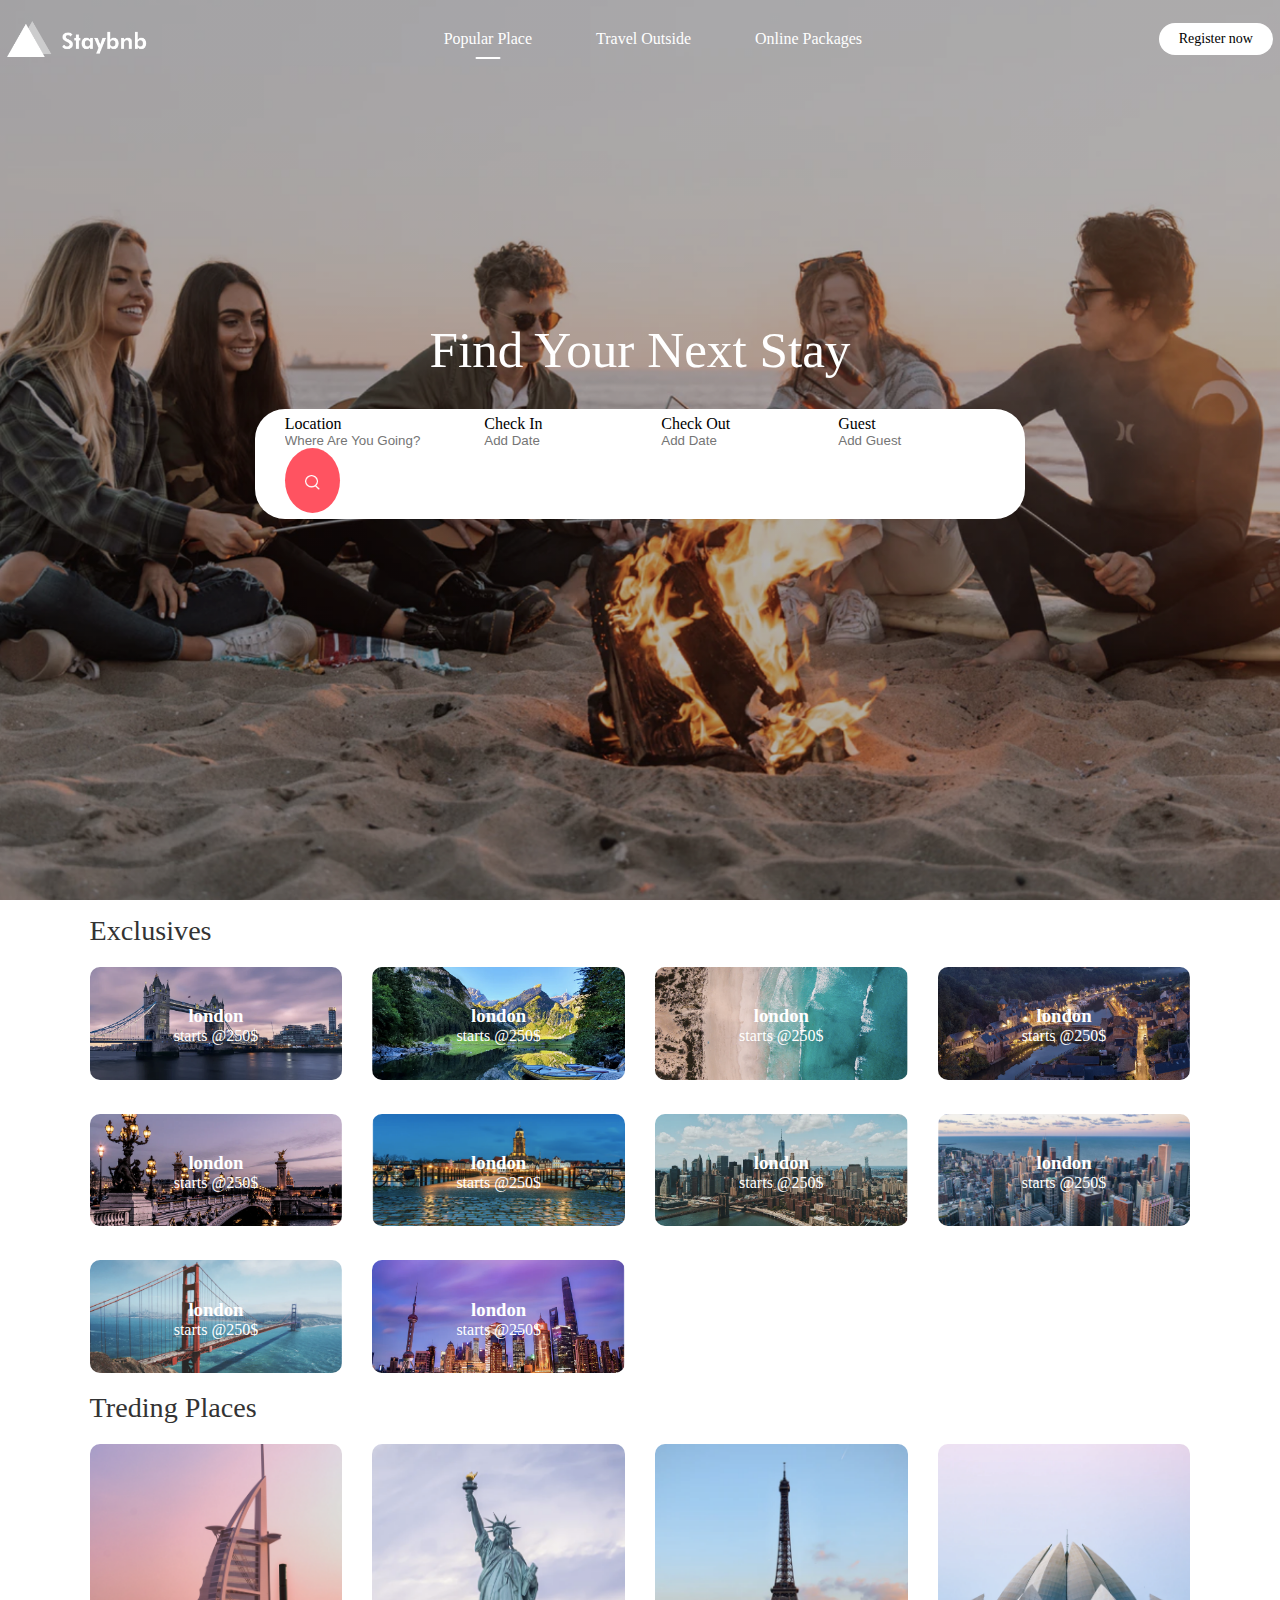
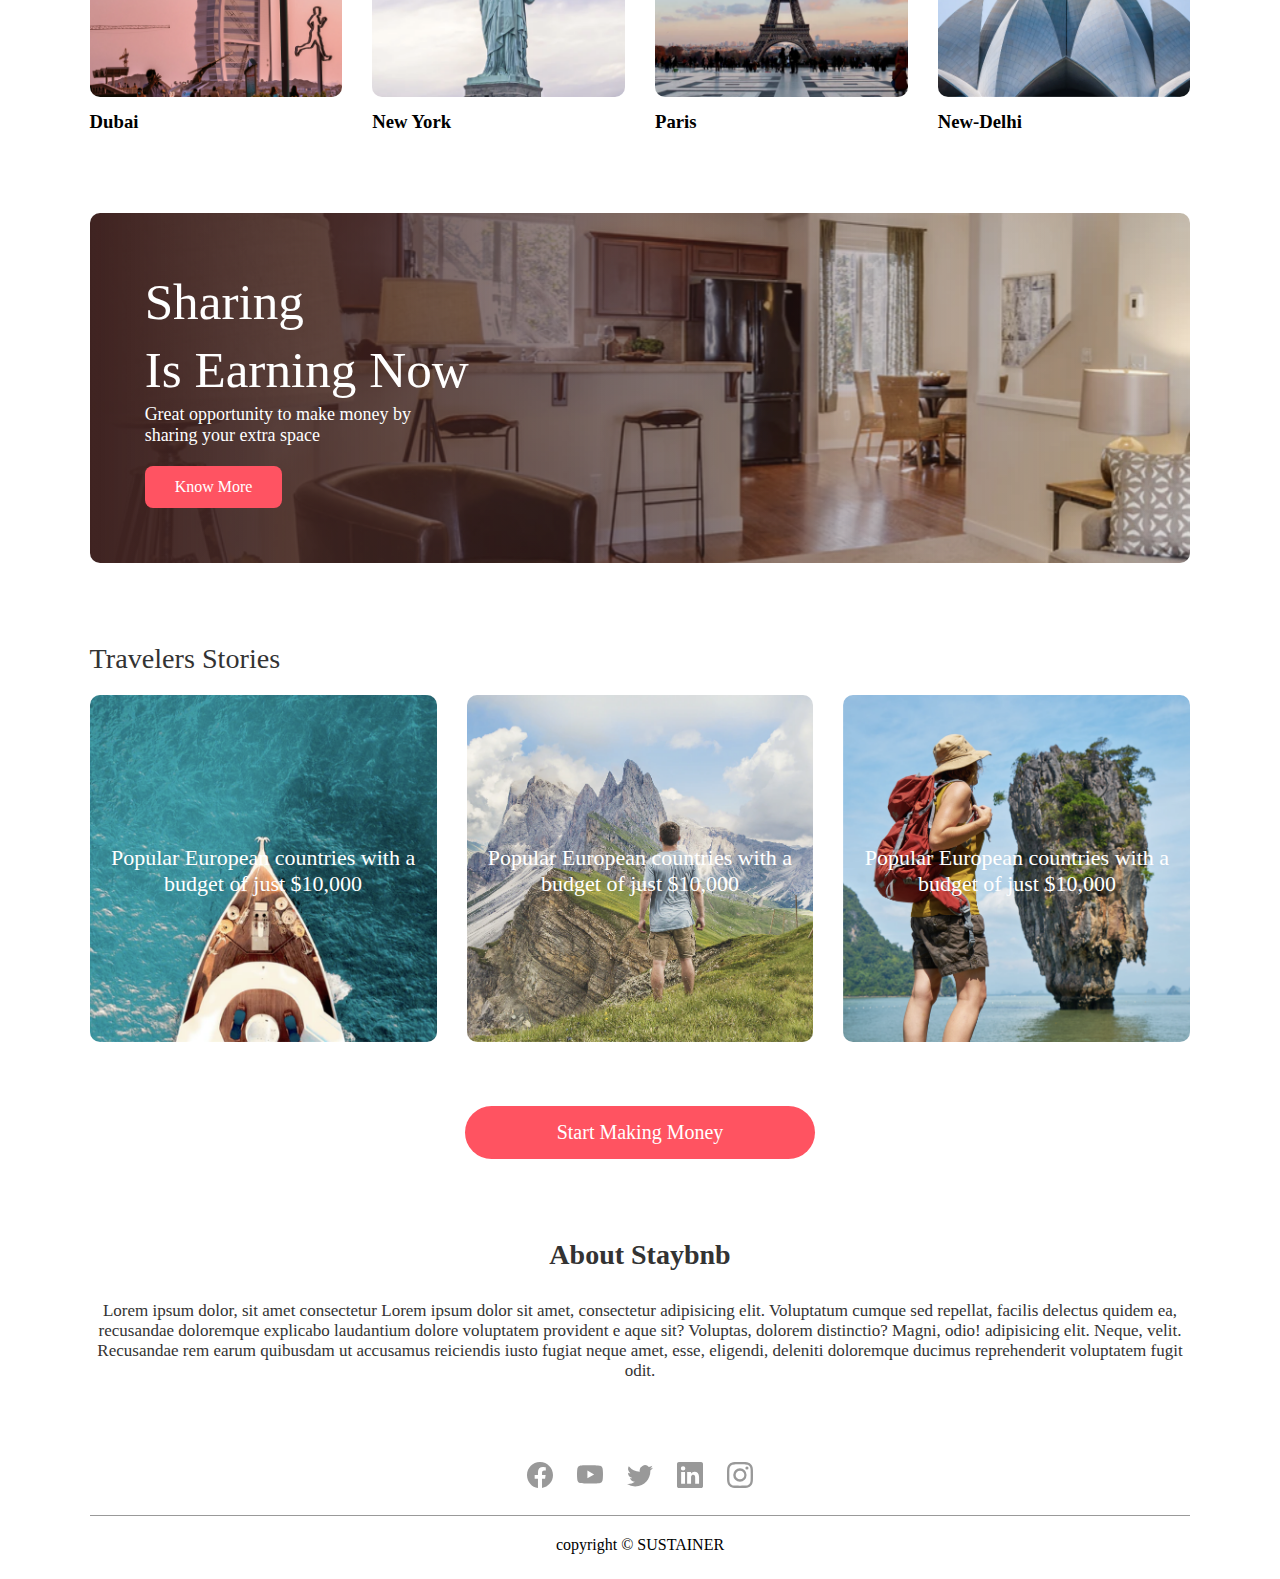
<file: Airborn/index.html>
<!DOCTYPE html>
<html lang="en">
<head>
    <meta charset="UTF-8">
    <meta name="viewport" content="width=device-width, initial-scale=1.0">
    <link rel="stylesheet" href="style.css">
    <title>Staybnb</title>
</head>
<body>
    <div class="header">
        <nav id="navBar">
            <img src="images/logo.png" alt="" class="logo">
            <ul class="nav-links">
                <li><a href="#" class="active">Popular place</a></li>
                <li><a href="house.html">Travel outside</a></li>
                <li><a href="listing.html">online packages</a></li>
            </ul>
            <a href="#" class="Register-btn">Register now</a>

            <i class="fa-bars" onclick="togglebtn()"><svg xmlns="http://www.w3.org/2000/svg" height="24px" viewBox="0 -960 960 960" width="24px" fill="#fff"><path d="M120-240v-80h720v80H120Zm0-200v-80h720v80H120Zm0-200v-80h720v80H120Z"/></svg></i>
        </nav>
        <div class="container">
            <h1>find your next stay</h1>
            <div class="search-bar">
                <form action="
                ">
                <div class="location-input">
                    <label for="">location</label>
                    <input type="text" name="" id="" placeholder="where are you going?">
                </div>
                <div>
                    <label for="">check in</label>
                    <input type="text" name="" id="" placeholder="add date">
                </div>
                <div>
                    <label for="">check out</label>
                    <input type="text" name="" id="" placeholder="add date">
                </div>
                <div>
                    <label for="">guest</label>
                    <input type="text" name="" id="" placeholder="add guest">
                </div>
                <button type="submit"><img src="images/search.png" alt=""></button>
            </form>
            </div>
        </div>
    </div>
    <div class="container">
        <h2 class="sub-title">exclusives</h2>
        <div class="exclusives">
            <div>
                <img src="images/image-1.png" alt="">
                <span>
                    <h3>london</h3>
                    <p>starts @250$</p>
                </span>
            </div>
            <div>
                <img src="images/image-2.png" alt="">
                <span>
                    <h3>london</h3>
                    <p>starts @250$</p>
                </span>
            </div>
            <div>
                <img src="images/image-3.png" alt="">
                <span>
                    <h3>london</h3>
                    <p>starts @250$</p>
                </span>
            </div>
            <div>
                <img src="images/image-4.png" alt="">
                <span>
                    <h3>london</h3>
                    <p>starts @250$</p>
                </span>
            </div>
            <div>
                <img src="images/image-5.png" alt="">
                <span>
                    <h3>london</h3>
                    <p>starts @250$</p>
                </span>
            </div>
            <div>
                <img src="images/image-6.png" alt="">
                <span>
                    <h3>london</h3>
                    <p>starts @250$</p>
                </span>
            </div>
            <div>
                <img src="images/image-7.png" alt="">
                <span>
                    <h3>london</h3>
                    <p>starts @250$</p>
                </span>
            </div>
            <div>
                <img src="images/image-8.png" alt="">
                <span>
                    <h3>london</h3>
                    <p>starts @250$</p>
                </span>
            </div>
            <div>
                <img src="images/image-9.png" alt="">
                <span>
                    <h3>london</h3>
                    <p>starts @250$</p>
                </span>
            </div>
            <div>
                <img src="images/image-10.png" alt="">
                <span>
                    <h3>london</h3>
                    <p>starts @250$</p>
                </span>
            </div>
        </div>

        <h2 class="sub-title">treding places</h2>
        <div class="trending">
            <div>
                <img src="images/dubai.png" alt="">
                <h3>dubai</h3>
            </div>
            <div>
                <img src="images/new-york.png" alt="">
                <h3>new york</h3>
            </div>
            <div>
                <img src="images/paris.png" alt="">
                <h3>paris</h3>
            </div>
            <div>
                <img src="images/new-delhi.png" alt="">
                <h3>new-delhi</h3>
            </div>
        </div>
        <div class="cta">
            <h3>sharing <br>is earning now</h3>
            <p>Great opportunity to make money by <br>sharing your extra space</p>
            <a href="#" class="cta-btn">know more</a>
        </div>
        

        <h2 class="sub-title">Travelers stories</h2>
        <div class="stories">
            <div>
                <img src="images/story-1.png" alt="">
                <p>Popular European countries with a budget of just $10,000</p>
            </div>
            <div>
                <img src="images/story-2.png" alt="">
                <p>Popular European countries with a budget of just $10,000</p>
            </div>
            <div>
                <img src="images/story-3.png" alt="">
                <p>Popular European countries with a budget of just $10,000</p>
            </div>
        </div>


        <a href="#" class="start-btn">start making money</a>

        <div class="about-msg">
            <h2>about Staybnb</h2>
            <p>Lorem ipsum dolor, sit amet consectetur
                Lorem ipsum dolor sit amet, consectetur adipisicing elit. Voluptatum cumque sed repellat, facilis delectus quidem ea, recusandae doloremque explicabo laudantium dolore voluptatem provident e
                aque sit? Voluptas, dolorem distinctio? Magni, odio! adipisicing elit. Neque, velit. Recusandae rem earum quibusdam ut accusamus reiciendis iusto fugiat neque amet, esse, eligendi, deleniti doloremque ducimus reprehenderit voluptatem fugit odit.</p>
        </div>

        <div class="footer">
            <a href="https://facebook.com/"><i><svg xmlns="http://www.w3.org/2000/svg" width="26" height="26" fill="currentColor" class="bi bi-facebook" viewBox="0 0 16 16">
                <path d="M16 8.049c0-4.446-3.582-8.05-8-8.05C3.58 0-.002 3.603-.002 8.05c0 4.017 2.926 7.347 6.75 7.951v-5.625h-2.03V8.05H6.75V6.275c0-2.017 1.195-3.131 3.022-3.131.876 0 1.791.157 1.791.157v1.98h-1.009c-.993 0-1.303.621-1.303 1.258v1.51h2.218l-.354 2.326H9.25V16c3.824-.604 6.75-3.934 6.75-7.951"/>
              </svg></i></a>
            <a href="https://youtude.com/"><i><svg xmlns="http://www.w3.org/2000/svg" width="26" height="26" fill="currentColor" class="bi bi-youtube" viewBox="0 0 16 16">
                <path d="M8.051 1.999h.089c.822.003 4.987.033 6.11.335a2.01 2.01 0 0 1 1.415 1.42c.101.38.172.883.22 1.402l.01.104.022.26.008.104c.065.914.073 1.77.074 1.957v.075c-.001.194-.01 1.108-.082 2.06l-.008.105-.009.104c-.05.572-.124 1.14-.235 1.558a2.01 2.01 0 0 1-1.415 1.42c-1.16.312-5.569.334-6.18.335h-.142c-.309 0-1.587-.006-2.927-.052l-.17-.006-.087-.004-.171-.007-.171-.007c-1.11-.049-2.167-.128-2.654-.26a2.01 2.01 0 0 1-1.415-1.419c-.111-.417-.185-.986-.235-1.558L.09 9.82l-.008-.104A31 31 0 0 1 0 7.68v-.123c.002-.215.01-.958.064-1.778l.007-.103.003-.052.008-.104.022-.26.01-.104c.048-.519.119-1.023.22-1.402a2.01 2.01 0 0 1 1.415-1.42c.487-.13 1.544-.21 2.654-.26l.17-.007.172-.006.086-.003.171-.007A100 100 0 0 1 7.858 2zM6.4 5.209v4.818l4.157-2.408z"/>
              </svg></i></a>
            <a href="https://twitter.com/"><i><svg xmlns="http://www.w3.org/2000/svg" width="26" height="26" fill="currentColor" class="bi bi-twitter" viewBox="0 0 16 16">
                <path d="M5.026 15c6.038 0 9.341-5.003 9.341-9.334q.002-.211-.006-.422A6.7 6.7 0 0 0 16 3.542a6.7 6.7 0 0 1-1.889.518 3.3 3.3 0 0 0 1.447-1.817 6.5 6.5 0 0 1-2.087.793A3.286 3.286 0 0 0 7.875 6.03a9.32 9.32 0 0 1-6.767-3.429 3.29 3.29 0 0 0 1.018 4.382A3.3 3.3 0 0 1 .64 6.575v.045a3.29 3.29 0 0 0 2.632 3.218 3.2 3.2 0 0 1-.865.115 3 3 0 0 1-.614-.057 3.28 3.28 0 0 0 3.067 2.277A6.6 6.6 0 0 1 .78 13.58a6 6 0 0 1-.78-.045A9.34 9.34 0 0 0 5.026 15"/>
              </svg></i></a>
            <a href="https://linkedin.com/"><i><svg xmlns="http://www.w3.org/2000/svg" width="26" height="26" fill="currentColor" class="bi bi-linkedin" viewBox="0 0 16 16">
                <path d="M0 1.146C0 .513.526 0 1.175 0h13.65C15.474 0 16 .513 16 1.146v13.708c0 .633-.526 1.146-1.175 1.146H1.175C.526 16 0 15.487 0 14.854zm4.943 12.248V6.169H2.542v7.225zm-1.2-8.212c.837 0 1.358-.554 1.358-1.248-.015-.709-.52-1.248-1.342-1.248S2.4 3.226 2.4 3.934c0 .694.521 1.248 1.327 1.248zm4.908 8.212V9.359c0-.216.016-.432.08-.586.173-.431.568-.878 1.232-.878.869 0 1.216.662 1.216 1.634v3.865h2.401V9.25c0-2.22-1.184-3.252-2.764-3.252-1.274 0-1.845.7-2.165 1.193v.025h-.016l.016-.025V6.169h-2.4c.03.678 0 7.225 0 7.225z"/>
              </svg></i></a>
            <a href="https://instagram.com/"><i><svg xmlns="http://www.w3.org/2000/svg" width="26" height="26" fill="currentColor" class="bi bi-instagram" viewBox="0 0 16 16">
                <path d="M8 0C5.829 0 5.556.01 4.703.048 3.85.088 3.269.222 2.76.42a3.9 3.9 0 0 0-1.417.923A3.9 3.9 0 0 0 .42 2.76C.222 3.268.087 3.85.048 4.7.01 5.555 0 5.827 0 8.001c0 2.172.01 2.444.048 3.297.04.852.174 1.433.372 1.942.205.526.478.972.923 1.417.444.445.89.719 1.416.923.51.198 1.09.333 1.942.372C5.555 15.99 5.827 16 8 16s2.444-.01 3.298-.048c.851-.04 1.434-.174 1.943-.372a3.9 3.9 0 0 0 1.416-.923c.445-.445.718-.891.923-1.417.197-.509.332-1.09.372-1.942C15.99 10.445 16 10.173 16 8s-.01-2.445-.048-3.299c-.04-.851-.175-1.433-.372-1.941a3.9 3.9 0 0 0-.923-1.417A3.9 3.9 0 0 0 13.24.42c-.51-.198-1.092-.333-1.943-.372C10.443.01 10.172 0 7.998 0zm-.717 1.442h.718c2.136 0 2.389.007 3.232.046.78.035 1.204.166 1.486.275.373.145.64.319.92.599s.453.546.598.92c.11.281.24.705.275 1.485.039.843.047 1.096.047 3.231s-.008 2.389-.047 3.232c-.035.78-.166 1.203-.275 1.485a2.5 2.5 0 0 1-.599.919c-.28.28-.546.453-.92.598-.28.11-.704.24-1.485.276-.843.038-1.096.047-3.232.047s-2.39-.009-3.233-.047c-.78-.036-1.203-.166-1.485-.276a2.5 2.5 0 0 1-.92-.598 2.5 2.5 0 0 1-.6-.92c-.109-.281-.24-.705-.275-1.485-.038-.843-.046-1.096-.046-3.233s.008-2.388.046-3.231c.036-.78.166-1.204.276-1.486.145-.373.319-.64.599-.92s.546-.453.92-.598c.282-.11.705-.24 1.485-.276.738-.034 1.024-.044 2.515-.045zm4.988 1.328a.96.96 0 1 0 0 1.92.96.96 0 0 0 0-1.92m-4.27 1.122a4.109 4.109 0 1 0 0 8.217 4.109 4.109 0 0 0 0-8.217m0 1.441a2.667 2.667 0 1 1 0 5.334 2.667 2.667 0 0 1 0-5.334"/>
              </svg></i></a>
              <hr>
              <p>copyright &copy; SUSTAINER</p>
        </div>


    </div>
    <script>
        var navBar = document.getElementById("navBar");
        function togglebtn(){
            navBar.classList.toggle("hidemenu");
        }
    </script>
</body>
</html>
</file>
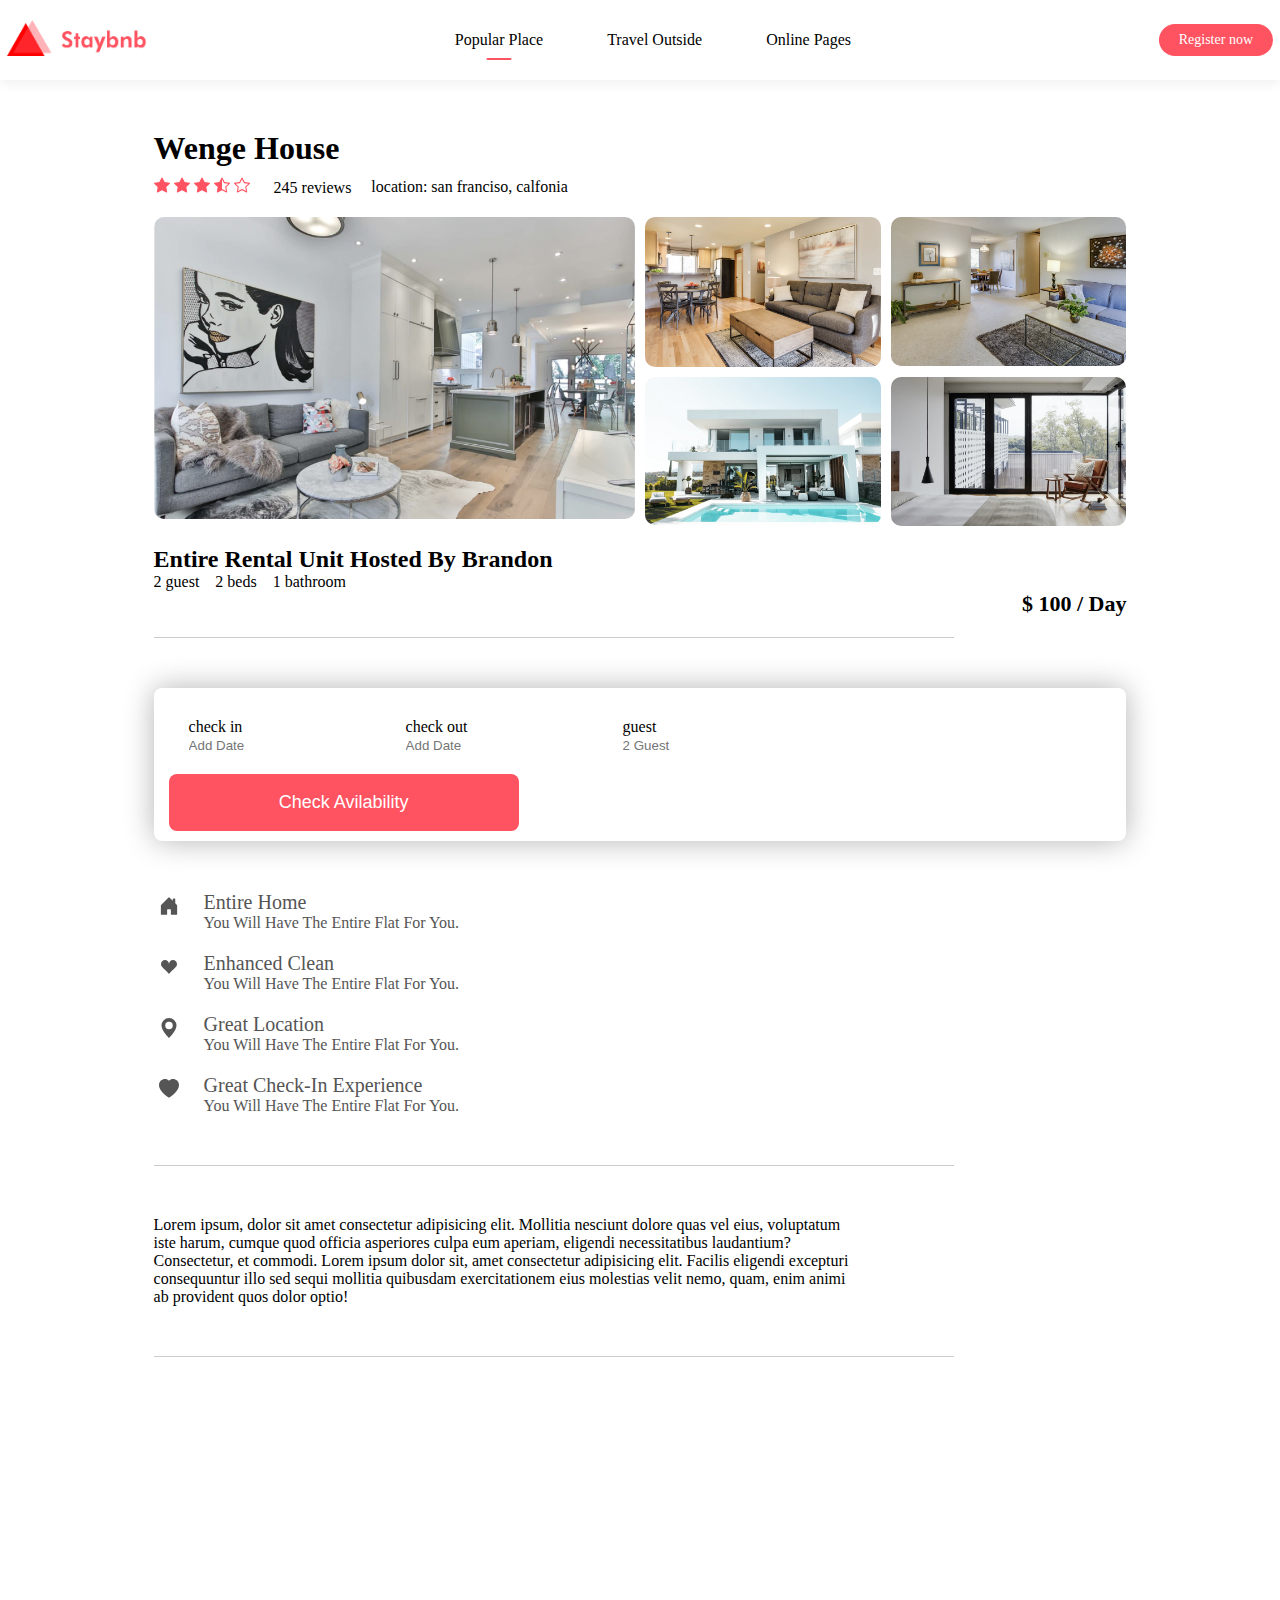
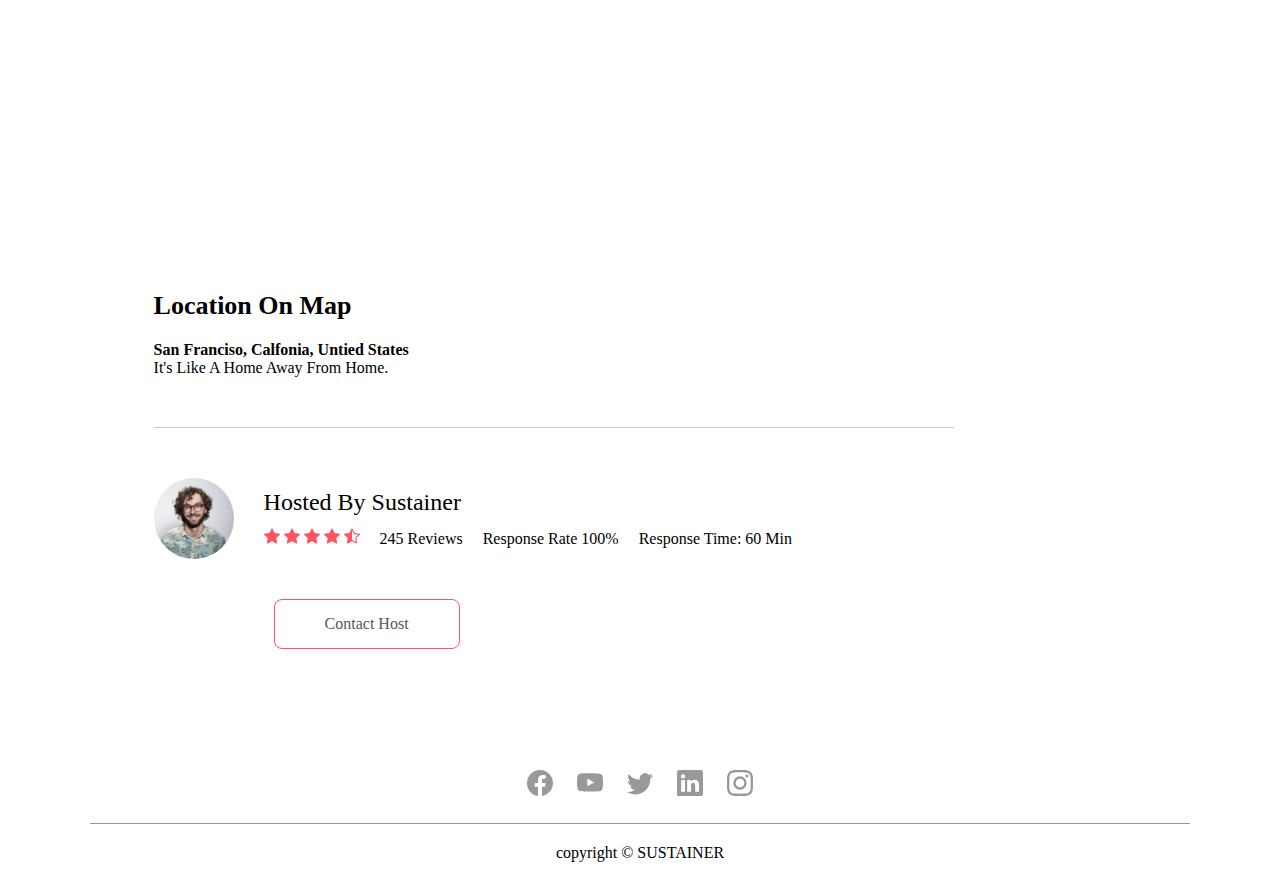
<file: Airborn/house.html>
<!DOCTYPE html>
<html lang="en">
<head>
    <meta charset="UTF-8">
    <meta name="viewport" content="width=device-width, initial-scale=1.0">
    <link rel="stylesheet" href="style.css">
    <title>house</title>
</head>
<body>
    <nav id="navBar" class="navbar-white">
        <a href="index.html">
        <img src="images/logo-red.png" alt="" class="logo">
        </a>
        <ul class="nav-links">
            <li><a href="#" class="active">Popular place</a></li>
            <li><a href="#">Travel outside</a></li>
            <li><a href="listing.html">online pages</a></li>
        </ul>
        <a href="#" class="Register-btn">Register now</a>

        <i class="fa-bars" onclick="togglebtn()"><svg xmlns="http://www.w3.org/2000/svg" height="24px" viewBox="0 -960 960 960" width="24px" fill="#000"><path d="M120-240v-80h720v80H120Zm0-200v-80h720v80H120Zm0-200v-80h720v80H120Z"/></svg></i>
    </nav>

    <div class="house-details">
        <div class="house-title">
            <h1>wenge house</h1>
            <div class="row">
                <div>
                    <i><svg xmlns="http://www.w3.org/2000/svg" width="16" height="16" fill="currentColor" class="bi bi-star-fill" viewBox="0 0 16 16">
                        <path d="M3.612 15.443c-.386.198-.824-.149-.746-.592l.83-4.73L.173 6.765c-.329-.314-.158-.888.283-.95l4.898-.696L7.538.792c.197-.39.73-.39.927 0l2.184 4.327 4.898.696c.441.062.612.636.282.95l-3.522 3.356.83 4.73c.078.443-.36.79-.746.592L8 13.187l-4.389 2.256z"/>
                      </svg></i>
                    <i><svg xmlns="http://www.w3.org/2000/svg" width="16" height="16" fill="currentColor" class="bi bi-star-fill" viewBox="0 0 16 16">
                        <path d="M3.612 15.443c-.386.198-.824-.149-.746-.592l.83-4.73L.173 6.765c-.329-.314-.158-.888.283-.95l4.898-.696L7.538.792c.197-.39.73-.39.927 0l2.184 4.327 4.898.696c.441.062.612.636.282.95l-3.522 3.356.83 4.73c.078.443-.36.79-.746.592L8 13.187l-4.389 2.256z"/>
                      </svg></i>
                    <i><svg xmlns="http://www.w3.org/2000/svg" width="16" height="16" fill="currentColor" class="bi bi-star-fill" viewBox="0 0 16 16">
                        <path d="M3.612 15.443c-.386.198-.824-.149-.746-.592l.83-4.73L.173 6.765c-.329-.314-.158-.888.283-.95l4.898-.696L7.538.792c.197-.39.73-.39.927 0l2.184 4.327 4.898.696c.441.062.612.636.282.95l-3.522 3.356.83 4.73c.078.443-.36.79-.746.592L8 13.187l-4.389 2.256z"/>
                      </svg></i>
                    <i><svg xmlns="http://www.w3.org/2000/svg" width="16" height="16" fill="currentColor" class="bi bi-star-half" viewBox="0 0 16 16">
                        <path d="M5.354 5.119 7.538.792A.52.52 0 0 1 8 .5c.183 0 .366.097.465.292l2.184 4.327 4.898.696A.54.54 0 0 1 16 6.32a.55.55 0 0 1-.17.445l-3.523 3.356.83 4.73c.078.443-.36.79-.746.592L8 13.187l-4.389 2.256a.5.5 0 0 1-.146.05c-.342.06-.668-.254-.6-.642l.83-4.73L.173 6.765a.55.55 0 0 1-.172-.403.6.6 0 0 1 .085-.302.51.51 0 0 1 .37-.245zM8 12.027a.5.5 0 0 1 .232.056l3.686 1.894-.694-3.957a.56.56 0 0 1 .162-.505l2.907-2.77-4.052-.576a.53.53 0 0 1-.393-.288L8.001 2.223 8 2.226z"/>
                      </svg></i>
                    <i><svg xmlns="http://www.w3.org/2000/svg" width="16" height="16" fill="currentColor" class="bi bi-star" viewBox="0 0 16 16">
                        <path d="M2.866 14.85c-.078.444.36.791.746.593l4.39-2.256 4.389 2.256c.386.198.824-.149.746-.592l-.83-4.73 3.522-3.356c.33-.314.16-.888-.282-.95l-4.898-.696L8.465.792a.513.513 0 0 0-.927 0L5.354 5.12l-4.898.696c-.441.062-.612.636-.283.95l3.523 3.356-.83 4.73zm4.905-2.767-3.686 1.894.694-3.957a.56.56 0 0 0-.163-.505L1.71 6.745l4.052-.576a.53.53 0 0 0 .393-.288L8 2.223l1.847 3.658a.53.53 0 0 0 .393.288l4.052.575-2.906 2.77a.56.56 0 0 0-.163.506l.694 3.957-3.686-1.894a.5.5 0 0 0-.461 0z"/>
                      </svg></i>
                      <span>
                        245 reviews
                      </span>
                </div>
                <div>
                    <p>location: san franciso, calfonia</p>
                </div>
            </div>
        </div>
        <div class="gallery">
            <div class="gallery-img-1"><img src="images/house-1.png" alt=""></div>
            <div><img src="images/house-2.png" alt=""></div>
            <div><img src="images/house-3.png" alt=""></div>
            <div><img src="images/house-4.png" alt=""></div>
            <div><img src="images/house-5.png" alt=""></div>
        </div>
        <div class="small-details">
            <h2>entire rental unit hosted by brandon</h2>
            <p>2 guest &nbsp;  &nbsp;2 beds &nbsp;&nbsp; 1 bathroom</p>
            <h4>$ 100 / day</h4>
        </div>
        <hr class="line">
        <form action="" class="check-form">
            <div>
                <label for="">check in</label>
                <input type="text" name="" id="" placeholder="add date">
            </div>
            <div>
                <label for="">check out</label>
                <input type="text" name="" id="" placeholder="add date">
            </div>
            <div class="guest-field">
                <label for="">guest</label>
                <input type="text" name="" id="" placeholder="2 guest">
            </div>
            <button type="submit">check avilability</button>
        </form>
        <ul class="detail-list">
            <li>
                <i><svg xmlns="http://www.w3.org/2000/svg" width="20"height="20"fill="currentColor" class="bi bi-house-door-fill" viewBox="0 0 16 16">
                    <path d="M6.5 14.5v-3.505c0-.245.25-.495.5-.495h2c.25 0 .5.25.5.5v3.5a.5.5 0 0 0 .5.5h4a.5.5 0 0 0 .5-.5v-7a.5.5 0 0 0-.146-.354L13 5.793V2.5a.5.5 0 0 0-.5-.5h-1a.5.5 0 0 0-.5.5v1.293L8.354 1.146a.5.5 0 0 0-.708 0l-6 6A.5.5 0 0 0 1.5 7.5v7a.5.5 0 0 0 .5.5h4a.5.5 0 0 0 .5-.5"/>
                  </svg></i>entire home
                <span>you will have the entire flat for you.</span>
            </li>
            <li>
                <i><svg xmlns="http://www.w3.org/2000/svg" width="20"height="16" fill="currentColor" class="bi bi-suit-heart-fill" viewBox="0 0 16 16">
                    <path d="M4 1c2.21 0 4 1.755 4 3.92C8 2.755 9.79 1 12 1s4 1.755 4 3.92c0 3.263-3.234 4.414-7.608 9.608a.513.513 0 0 1-.784 0C3.234 9.334 0 8.183 0 4.92 0 2.755 1.79 1 4 1"/>
                  </svg></i>
                enhanced clean
                <span>you will have the entire flat for you.</span>
            </li>
            <li><i><svg xmlns="http://www.w3.org/2000/svg" width="20"height="20" fill="currentColor" class="bi bi-geo-alt-fill" viewBox="0 0 16 16">
                <path d="M8 16s6-5.686 6-10A6 6 0 0 0 2 6c0 4.314 6 10 6 10m0-7a3 3 0 1 1 0-6 3 3 0 0 1 0 6"/>
              </svg></i>great location
                <span>you will have the entire flat for you.</span>
            </li>
            <li>
                <i><svg xmlns="http://www.w3.org/2000/svg" width="20"height="20"fill="currentColor" class="bi bi-heart-fill" viewBox="0 0 16 16">
                    <path fill-rule="evenodd" d="M8 1.314C12.438-3.248 23.534 4.735 8 15-7.534 4.736 3.562-3.248 8 1.314"/>
                  </svg></i>great check-in experience
                <span>you will have the entire flat for you.</span>
            </li>
        </ul>
        <hr class="line">
        <p class="home-des">Lorem ipsum, dolor sit amet consectetur adipisicing elit. Mollitia nesciunt dolore quas vel eius, voluptatum iste harum, cumque quod officia asperiores culpa eum aperiam, eligendi necessitatibus laudantium? Consectetur, et commodi. 
            Lorem ipsum dolor sit, amet consectetur adipisicing elit. Facilis eligendi excepturi consequuntur illo sed sequi mollitia quibusdam exercitationem eius molestias velit nemo, quam, enim animi ab provident quos dolor optio!
</p>
<hr class="line">

<div class="map">
    <iframe src="https://www.google.com/maps/embed?pb=!1m14!1m12!1m3!1d31710.77784094216!2d3.331600288871997!3d6.540967981347826!2m3!1f0!2f0!3f0!3m2!1i1024!2i768!4f13.1!5e0!3m2!1sen!2sng!4v1734734450772!5m2!1sen!2sng" width="600" height="450" style="border:0;" allowfullscreen="" loading="lazy" referrerpolicy="no-referrer-when-downgrade"></iframe>
    <h3>location on map</h3>
    <b>san franciso, calfonia, untied states</b>
    <p>it's like a home away from home.</p>
</div>
<hr class="line">

<div class="host">
    <img src="images/host.png" alt="">
    <div>
        <h2>
            hosted by sustainer</h2>
            <p><span>
                <i><svg xmlns="http://www.w3.org/2000/svg" width="16" height="16" fill="currentColor" class="bi bi-star-fill" viewBox="0 0 16 16">
                    <path d="M3.612 15.443c-.386.198-.824-.149-.746-.592l.83-4.73L.173 6.765c-.329-.314-.158-.888.283-.95l4.898-.696L7.538.792c.197-.39.73-.39.927 0l2.184 4.327 4.898.696c.441.062.612.636.282.95l-3.522 3.356.83 4.73c.078.443-.36.79-.746.592L8 13.187l-4.389 2.256z"/>
                  </svg></i>
                <i><svg xmlns="http://www.w3.org/2000/svg" width="16" height="16" fill="currentColor" class="bi bi-star-fill" viewBox="0 0 16 16">
                    <path d="M3.612 15.443c-.386.198-.824-.149-.746-.592l.83-4.73L.173 6.765c-.329-.314-.158-.888.283-.95l4.898-.696L7.538.792c.197-.39.73-.39.927 0l2.184 4.327 4.898.696c.441.062.612.636.282.95l-3.522 3.356.83 4.73c.078.443-.36.79-.746.592L8 13.187l-4.389 2.256z"/>
                  </svg></i>
                <i><svg xmlns="http://www.w3.org/2000/svg" width="16" height="16" fill="currentColor" class="bi bi-star-fill" viewBox="0 0 16 16">
                    <path d="M3.612 15.443c-.386.198-.824-.149-.746-.592l.83-4.73L.173 6.765c-.329-.314-.158-.888.283-.95l4.898-.696L7.538.792c.197-.39.73-.39.927 0l2.184 4.327 4.898.696c.441.062.612.636.282.95l-3.522 3.356.83 4.73c.078.443-.36.79-.746.592L8 13.187l-4.389 2.256z"/>
                  </svg></i>
                <i><svg xmlns="http://www.w3.org/2000/svg" width="16"height="16" fill="currentColor" class="bi bi-star-fill" viewBox="0 0 16 16">
                    <path d="M3.612 15.443c-.386.198-.824-.149-.746-.592l.83-4.73L.173 6.765c-.329-.314-.158-.888.283-.95l4.898-.696L7.538.792c.197-.39.73-.39.927 0l2.184 4.327 4.898.696c.441.062.612.636.282.95l-3.522 3.356.83 4.73c.078.443-.36.79-.746.592L8 13.187l-4.389 2.256z"/>
                  </svg></i>
                <i><svg xmlns="http://www.w3.org/2000/svg" width="16" height="16" fill="currentColor" class="bi bi-star-half" viewBox="0 0 16 16">
                    <path d="M5.354 5.119 7.538.792A.52.52 0 0 1 8 .5c.183 0 .366.097.465.292l2.184 4.327 4.898.696A.54.54 0 0 1 16 6.32a.55.55 0 0 1-.17.445l-3.523 3.356.83 4.73c.078.443-.36.79-.746.592L8 13.187l-4.389 2.256a.5.5 0 0 1-.146.05c-.342.06-.668-.254-.6-.642l.83-4.73L.173 6.765a.55.55 0 0 1-.172-.403.6.6 0 0 1 .085-.302.51.51 0 0 1 .37-.245zM8 12.027a.5.5 0 0 1 .232.056l3.686 1.894-.694-3.957a.56.56 0 0 1 .162-.505l2.907-2.77-4.052-.576a.53.53 0 0 1-.393-.288L8.001 2.223 8 2.226z"/>
                  </svg></i>
                </span>&nbsp; &nbsp; 245 reviews &nbsp; &nbsp; response rate 100% &nbsp; &nbsp; response time: 60 min
            </p>
    </div>
</div>
<a href="#" class="contact-host">contact host</a>
    </div>

    <div class="container">
            <div class="footer">
                <a href="https://facebook.com/"><i><svg xmlns="http://www.w3.org/2000/svg" width="26" height="26" fill="currentColor" class="bi bi-facebook" viewBox="0 0 16 16">
                    <path d="M16 8.049c0-4.446-3.582-8.05-8-8.05C3.58 0-.002 3.603-.002 8.05c0 4.017 2.926 7.347 6.75 7.951v-5.625h-2.03V8.05H6.75V6.275c0-2.017 1.195-3.131 3.022-3.131.876 0 1.791.157 1.791.157v1.98h-1.009c-.993 0-1.303.621-1.303 1.258v1.51h2.218l-.354 2.326H9.25V16c3.824-.604 6.75-3.934 6.75-7.951"/>
                  </svg></i></a>
                <a href="https://youtude.com/"><i><svg xmlns="http://www.w3.org/2000/svg" width="26" height="26" fill="currentColor" class="bi bi-youtube" viewBox="0 0 16 16">
                    <path d="M8.051 1.999h.089c.822.003 4.987.033 6.11.335a2.01 2.01 0 0 1 1.415 1.42c.101.38.172.883.22 1.402l.01.104.022.26.008.104c.065.914.073 1.77.074 1.957v.075c-.001.194-.01 1.108-.082 2.06l-.008.105-.009.104c-.05.572-.124 1.14-.235 1.558a2.01 2.01 0 0 1-1.415 1.42c-1.16.312-5.569.334-6.18.335h-.142c-.309 0-1.587-.006-2.927-.052l-.17-.006-.087-.004-.171-.007-.171-.007c-1.11-.049-2.167-.128-2.654-.26a2.01 2.01 0 0 1-1.415-1.419c-.111-.417-.185-.986-.235-1.558L.09 9.82l-.008-.104A31 31 0 0 1 0 7.68v-.123c.002-.215.01-.958.064-1.778l.007-.103.003-.052.008-.104.022-.26.01-.104c.048-.519.119-1.023.22-1.402a2.01 2.01 0 0 1 1.415-1.42c.487-.13 1.544-.21 2.654-.26l.17-.007.172-.006.086-.003.171-.007A100 100 0 0 1 7.858 2zM6.4 5.209v4.818l4.157-2.408z"/>
                  </svg></i></a>
                <a href="https://twitter.com/"><i><svg xmlns="http://www.w3.org/2000/svg" width="26" height="26" fill="currentColor" class="bi bi-twitter" viewBox="0 0 16 16">
                    <path d="M5.026 15c6.038 0 9.341-5.003 9.341-9.334q.002-.211-.006-.422A6.7 6.7 0 0 0 16 3.542a6.7 6.7 0 0 1-1.889.518 3.3 3.3 0 0 0 1.447-1.817 6.5 6.5 0 0 1-2.087.793A3.286 3.286 0 0 0 7.875 6.03a9.32 9.32 0 0 1-6.767-3.429 3.29 3.29 0 0 0 1.018 4.382A3.3 3.3 0 0 1 .64 6.575v.045a3.29 3.29 0 0 0 2.632 3.218 3.2 3.2 0 0 1-.865.115 3 3 0 0 1-.614-.057 3.28 3.28 0 0 0 3.067 2.277A6.6 6.6 0 0 1 .78 13.58a6 6 0 0 1-.78-.045A9.34 9.34 0 0 0 5.026 15"/>
                  </svg></i></a>
                <a href="https://linkedin.com/"><i><svg xmlns="http://www.w3.org/2000/svg" width="26" height="26" fill="currentColor" class="bi bi-linkedin" viewBox="0 0 16 16">
                    <path d="M0 1.146C0 .513.526 0 1.175 0h13.65C15.474 0 16 .513 16 1.146v13.708c0 .633-.526 1.146-1.175 1.146H1.175C.526 16 0 15.487 0 14.854zm4.943 12.248V6.169H2.542v7.225zm-1.2-8.212c.837 0 1.358-.554 1.358-1.248-.015-.709-.52-1.248-1.342-1.248S2.4 3.226 2.4 3.934c0 .694.521 1.248 1.327 1.248zm4.908 8.212V9.359c0-.216.016-.432.08-.586.173-.431.568-.878 1.232-.878.869 0 1.216.662 1.216 1.634v3.865h2.401V9.25c0-2.22-1.184-3.252-2.764-3.252-1.274 0-1.845.7-2.165 1.193v.025h-.016l.016-.025V6.169h-2.4c.03.678 0 7.225 0 7.225z"/>
                  </svg></i></a>
                <a href="https://instagram.com/"><i><svg xmlns="http://www.w3.org/2000/svg" width="26" height="26" fill="currentColor" class="bi bi-instagram" viewBox="0 0 16 16">
                    <path d="M8 0C5.829 0 5.556.01 4.703.048 3.85.088 3.269.222 2.76.42a3.9 3.9 0 0 0-1.417.923A3.9 3.9 0 0 0 .42 2.76C.222 3.268.087 3.85.048 4.7.01 5.555 0 5.827 0 8.001c0 2.172.01 2.444.048 3.297.04.852.174 1.433.372 1.942.205.526.478.972.923 1.417.444.445.89.719 1.416.923.51.198 1.09.333 1.942.372C5.555 15.99 5.827 16 8 16s2.444-.01 3.298-.048c.851-.04 1.434-.174 1.943-.372a3.9 3.9 0 0 0 1.416-.923c.445-.445.718-.891.923-1.417.197-.509.332-1.09.372-1.942C15.99 10.445 16 10.173 16 8s-.01-2.445-.048-3.299c-.04-.851-.175-1.433-.372-1.941a3.9 3.9 0 0 0-.923-1.417A3.9 3.9 0 0 0 13.24.42c-.51-.198-1.092-.333-1.943-.372C10.443.01 10.172 0 7.998 0zm-.717 1.442h.718c2.136 0 2.389.007 3.232.046.78.035 1.204.166 1.486.275.373.145.64.319.92.599s.453.546.598.92c.11.281.24.705.275 1.485.039.843.047 1.096.047 3.231s-.008 2.389-.047 3.232c-.035.78-.166 1.203-.275 1.485a2.5 2.5 0 0 1-.599.919c-.28.28-.546.453-.92.598-.28.11-.704.24-1.485.276-.843.038-1.096.047-3.232.047s-2.39-.009-3.233-.047c-.78-.036-1.203-.166-1.485-.276a2.5 2.5 0 0 1-.92-.598 2.5 2.5 0 0 1-.6-.92c-.109-.281-.24-.705-.275-1.485-.038-.843-.046-1.096-.046-3.233s.008-2.388.046-3.231c.036-.78.166-1.204.276-1.486.145-.373.319-.64.599-.92s.546-.453.92-.598c.282-.11.705-.24 1.485-.276.738-.034 1.024-.044 2.515-.045zm4.988 1.328a.96.96 0 1 0 0 1.92.96.96 0 0 0 0-1.92m-4.27 1.122a4.109 4.109 0 1 0 0 8.217 4.109 4.109 0 0 0 0-8.217m0 1.441a2.667 2.667 0 1 1 0 5.334 2.667 2.667 0 0 1 0-5.334"/>
                  </svg></i></a>
                  <hr>
                  <p>copyright &copy; SUSTAINER</p>
            </div>
    </div>
    <script>
        var navBar = document.getElementById("navBar");
        function togglebtn(){
            navBar.classList.toggle("hidemenu");
        }
    </script>
</body>
</html>
</file>
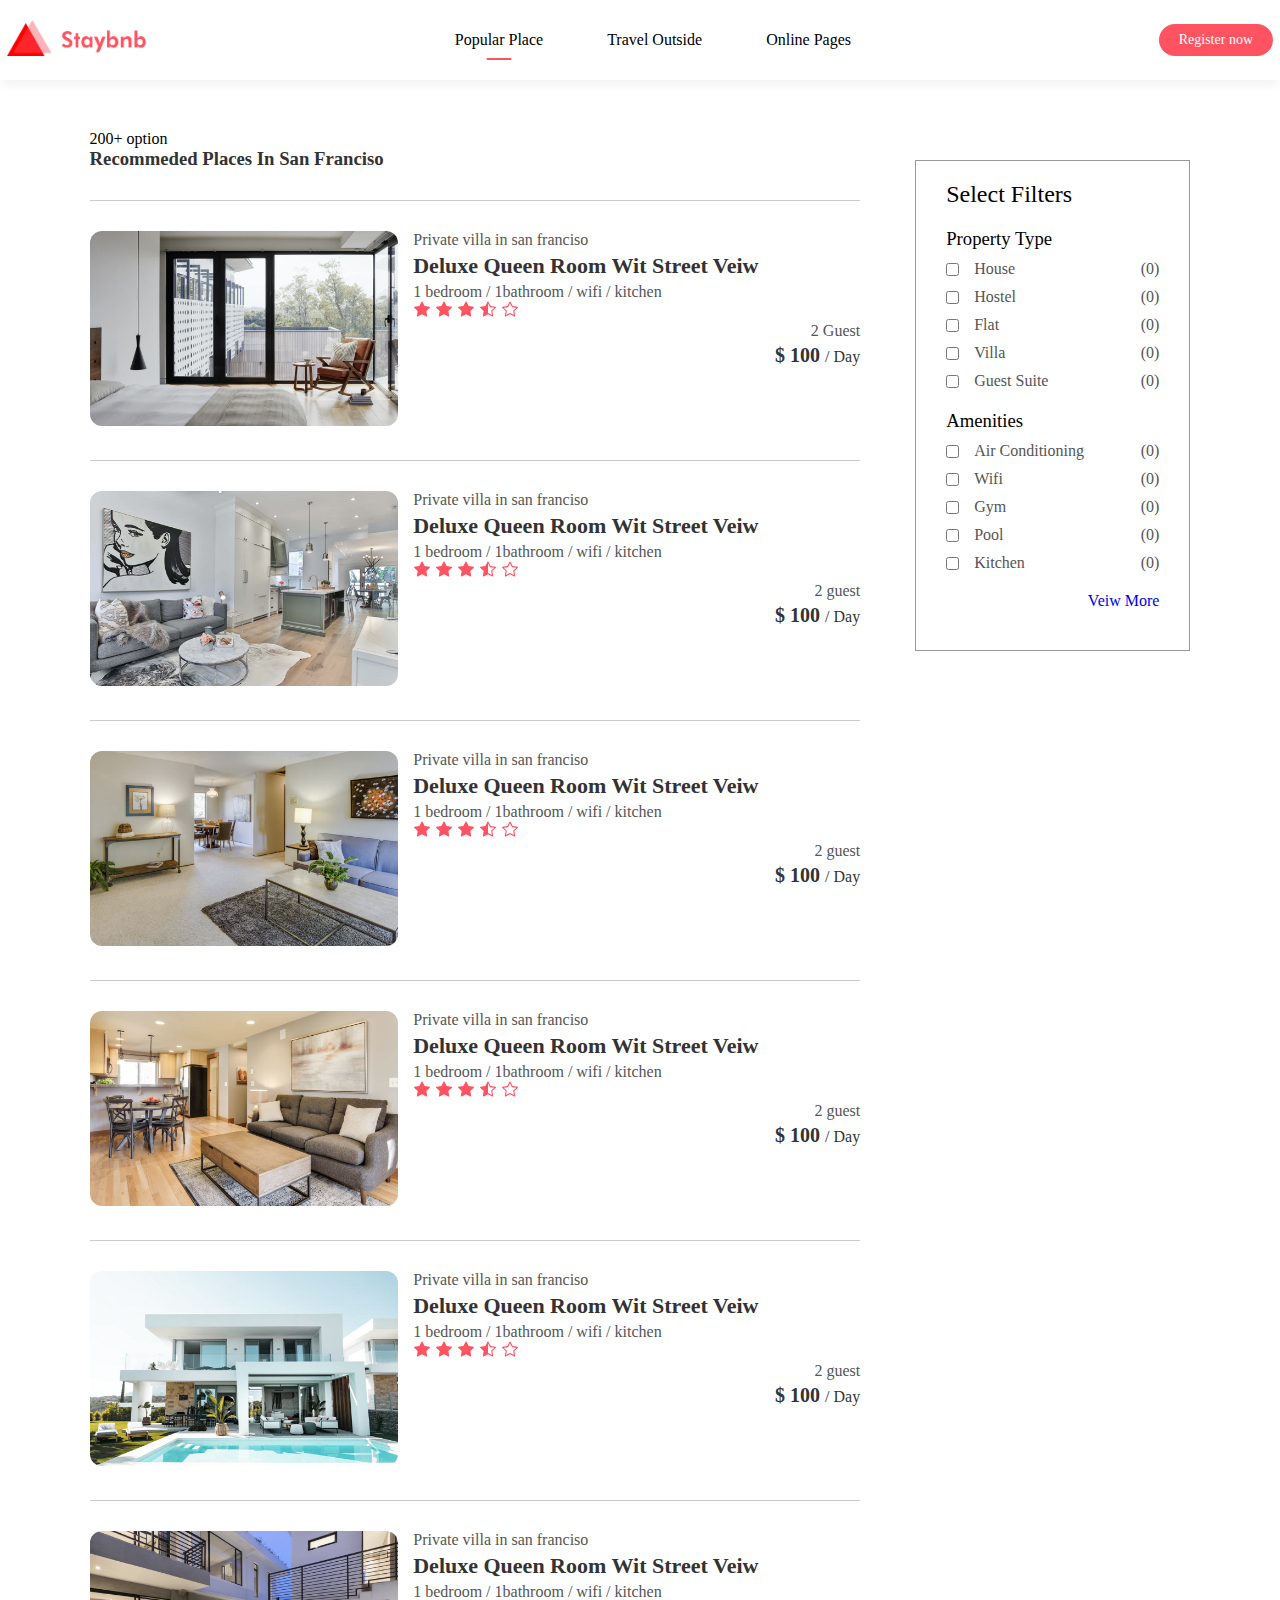
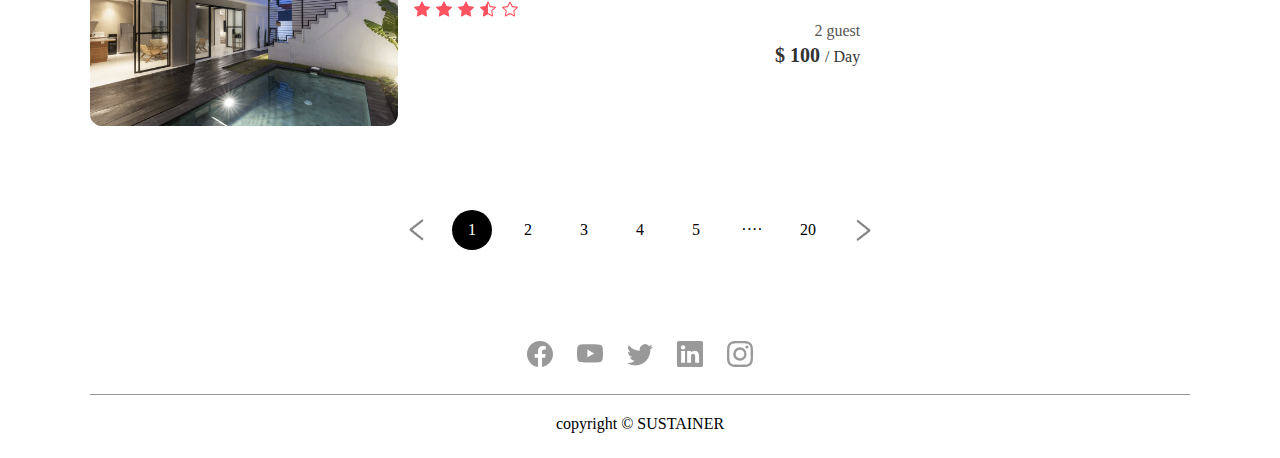
<file: Airborn/listing.html>
<!DOCTYPE html>
<html lang="en">
<head>
    <meta charset="UTF-8">
    <meta name="viewport" content="width=device-width, initial-scale=1.0">
    <link rel="stylesheet" href="style.css">
    <title>Staybnb</title>
</head>
<body>
    <nav id="navBar" class="navbar-white">
      <a href="index.html">
        <img src="images/logo-red.png" alt="" class="logo">
      </a>
        <ul class="nav-links">
            <li><a href="#" class="active">Popular place</a></li>
            <li><a href="house.html">Travel outside</a></li>
            <li><a href="listing.html">online pages</a></li>
        </ul>
        <a href="#" class="Register-btn">Register now</a>

        <i class="fa-bars" onclick="togglebtn()"><svg xmlns="http://www.w3.org/2000/svg" height="24px" viewBox="0 -960 960 960" width="24px" fill="#000"><path d="M120-240v-80h720v80H120Zm0-200v-80h720v80H120Zm0-200v-80h720v80H120Z"/></svg></i>
    </nav>

    <div class="container">
        <div class="list-container">
            <div class="left-col">
                <p>200+ option</p>
                <h3>recommeded places in san franciso</h3>
                <div class="house">
                    <div class="house-img">
                        <img src="images/image-s1.png" alt="">
                    </div>
                    <div class="house-info">
                        <p>Private villa in san franciso</p>
                        <h3>Deluxe queen room wit street veiw</h3>
                        <p>1 bedroom / 1bathroom / wifi / kitchen</p>
                        <i><svg xmlns="http://www.w3.org/2000/svg" width="16" height="16" fill="currentColor" class="bi bi-star-fill" viewBox="0 0 16 16">
                            <path d="M3.612 15.443c-.386.198-.824-.149-.746-.592l.83-4.73L.173 6.765c-.329-.314-.158-.888.283-.95l4.898-.696L7.538.792c.197-.39.73-.39.927 0l2.184 4.327 4.898.696c.441.062.612.636.282.95l-3.522 3.356.83 4.73c.078.443-.36.79-.746.592L8 13.187l-4.389 2.256z"/>
                          </svg></i>
                        <i><svg xmlns="http://www.w3.org/2000/svg" width="16" height="16" fill="currentColor" class="bi bi-star-fill" viewBox="0 0 16 16">
                            <path d="M3.612 15.443c-.386.198-.824-.149-.746-.592l.83-4.73L.173 6.765c-.329-.314-.158-.888.283-.95l4.898-.696L7.538.792c.197-.39.73-.39.927 0l2.184 4.327 4.898.696c.441.062.612.636.282.95l-3.522 3.356.83 4.73c.078.443-.36.79-.746.592L8 13.187l-4.389 2.256z"/>
                          </svg></i>
                        <i><svg xmlns="http://www.w3.org/2000/svg" width="16" height="16" fill="currentColor" class="bi bi-star-fill" viewBox="0 0 16 16">
                            <path d="M3.612 15.443c-.386.198-.824-.149-.746-.592l.83-4.73L.173 6.765c-.329-.314-.158-.888.283-.95l4.898-.696L7.538.792c.197-.39.73-.39.927 0l2.184 4.327 4.898.696c.441.062.612.636.282.95l-3.522 3.356.83 4.73c.078.443-.36.79-.746.592L8 13.187l-4.389 2.256z"/>
                          </svg></i>
                        <i><svg xmlns="http://www.w3.org/2000/svg" width="16" height="16" fill="currentColor" class="bi bi-star-half" viewBox="0 0 16 16">
                            <path d="M5.354 5.119 7.538.792A.52.52 0 0 1 8 .5c.183 0 .366.097.465.292l2.184 4.327 4.898.696A.54.54 0 0 1 16 6.32a.55.55 0 0 1-.17.445l-3.523 3.356.83 4.73c.078.443-.36.79-.746.592L8 13.187l-4.389 2.256a.5.5 0 0 1-.146.05c-.342.06-.668-.254-.6-.642l.83-4.73L.173 6.765a.55.55 0 0 1-.172-.403.6.6 0 0 1 .085-.302.51.51 0 0 1 .37-.245zM8 12.027a.5.5 0 0 1 .232.056l3.686 1.894-.694-3.957a.56.56 0 0 1 .162-.505l2.907-2.77-4.052-.576a.53.53 0 0 1-.393-.288L8.001 2.223 8 2.226z"/>
                          </svg></i>
                        <i><svg xmlns="http://www.w3.org/2000/svg" width="16" height="16" fill="currentColor" class="bi bi-star" viewBox="0 0 16 16">
                            <path d="M2.866 14.85c-.078.444.36.791.746.593l4.39-2.256 4.389 2.256c.386.198.824-.149.746-.592l-.83-4.73 3.522-3.356c.33-.314.16-.888-.282-.95l-4.898-.696L8.465.792a.513.513 0 0 0-.927 0L5.354 5.12l-4.898.696c-.441.062-.612.636-.283.95l3.523 3.356-.83 4.73zm4.905-2.767-3.686 1.894.694-3.957a.56.56 0 0 0-.163-.505L1.71 6.745l4.052-.576a.53.53 0 0 0 .393-.288L8 2.223l1.847 3.658a.53.53 0 0 0 .393.288l4.052.575-2.906 2.77a.56.56 0 0 0-.163.506l.694 3.957-3.686-1.894a.5.5 0 0 0-.461 0z"/>
                          </svg></i>
                          <div class="house-price">
                            <p>2 Guest</p>
                            <h3>$ 100 <span>/ day</span></h3>
                          </div>
                    </div>
                </div>
                <div class="house">
                    <div class="house-img">
                        <img src="images/image-s2.png" alt="">
                    </div>
                    <div class="house-info">
                        <p>Private villa in san franciso</p>
                        <h3>Deluxe queen room wit street veiw</h3>
                        <p>1 bedroom / 1bathroom / wifi / kitchen</p>
                        <i><svg xmlns="http://www.w3.org/2000/svg" width="16" height="16" fill="currentColor" class="bi bi-star-fill" viewBox="0 0 16 16">
                            <path d="M3.612 15.443c-.386.198-.824-.149-.746-.592l.83-4.73L.173 6.765c-.329-.314-.158-.888.283-.95l4.898-.696L7.538.792c.197-.39.73-.39.927 0l2.184 4.327 4.898.696c.441.062.612.636.282.95l-3.522 3.356.83 4.73c.078.443-.36.79-.746.592L8 13.187l-4.389 2.256z"/>
                          </svg></i>
                        <i><svg xmlns="http://www.w3.org/2000/svg" width="16" height="16" fill="currentColor" class="bi bi-star-fill" viewBox="0 0 16 16">
                            <path d="M3.612 15.443c-.386.198-.824-.149-.746-.592l.83-4.73L.173 6.765c-.329-.314-.158-.888.283-.95l4.898-.696L7.538.792c.197-.39.73-.39.927 0l2.184 4.327 4.898.696c.441.062.612.636.282.95l-3.522 3.356.83 4.73c.078.443-.36.79-.746.592L8 13.187l-4.389 2.256z"/>
                          </svg></i>
                        <i><svg xmlns="http://www.w3.org/2000/svg" width="16" height="16" fill="currentColor" class="bi bi-star-fill" viewBox="0 0 16 16">
                            <path d="M3.612 15.443c-.386.198-.824-.149-.746-.592l.83-4.73L.173 6.765c-.329-.314-.158-.888.283-.95l4.898-.696L7.538.792c.197-.39.73-.39.927 0l2.184 4.327 4.898.696c.441.062.612.636.282.95l-3.522 3.356.83 4.73c.078.443-.36.79-.746.592L8 13.187l-4.389 2.256z"/>
                          </svg></i>
                        <i><svg xmlns="http://www.w3.org/2000/svg" width="16" height="16" fill="currentColor" class="bi bi-star-half" viewBox="0 0 16 16">
                            <path d="M5.354 5.119 7.538.792A.52.52 0 0 1 8 .5c.183 0 .366.097.465.292l2.184 4.327 4.898.696A.54.54 0 0 1 16 6.32a.55.55 0 0 1-.17.445l-3.523 3.356.83 4.73c.078.443-.36.79-.746.592L8 13.187l-4.389 2.256a.5.5 0 0 1-.146.05c-.342.06-.668-.254-.6-.642l.83-4.73L.173 6.765a.55.55 0 0 1-.172-.403.6.6 0 0 1 .085-.302.51.51 0 0 1 .37-.245zM8 12.027a.5.5 0 0 1 .232.056l3.686 1.894-.694-3.957a.56.56 0 0 1 .162-.505l2.907-2.77-4.052-.576a.53.53 0 0 1-.393-.288L8.001 2.223 8 2.226z"/>
                          </svg></i>
                        <i><svg xmlns="http://www.w3.org/2000/svg" width="16" height="16" fill="currentColor" class="bi bi-star" viewBox="0 0 16 16">
                            <path d="M2.866 14.85c-.078.444.36.791.746.593l4.39-2.256 4.389 2.256c.386.198.824-.149.746-.592l-.83-4.73 3.522-3.356c.33-.314.16-.888-.282-.95l-4.898-.696L8.465.792a.513.513 0 0 0-.927 0L5.354 5.12l-4.898.696c-.441.062-.612.636-.283.95l3.523 3.356-.83 4.73zm4.905-2.767-3.686 1.894.694-3.957a.56.56 0 0 0-.163-.505L1.71 6.745l4.052-.576a.53.53 0 0 0 .393-.288L8 2.223l1.847 3.658a.53.53 0 0 0 .393.288l4.052.575-2.906 2.77a.56.56 0 0 0-.163.506l.694 3.957-3.686-1.894a.5.5 0 0 0-.461 0z"/>
                          </svg></i>
                          <div class="house-price">
                            <p>2 guest</p>
                            <h3>$ 100 <span>/ day</span></h3>
                          </div>
                    </div>
                </div>
                <div class="house">
                    <div class="house-img">
                        <img src="images/image-s3.png" alt="">
                    </div>
                    <div class="house-info">
                        <p>Private villa in san franciso</p>
                        <h3>Deluxe queen room wit street veiw</h3>
                        <p>1 bedroom / 1bathroom / wifi / kitchen</p>
                        <i><svg xmlns="http://www.w3.org/2000/svg" width="16" height="16" fill="currentColor" class="bi bi-star-fill" viewBox="0 0 16 16">
                            <path d="M3.612 15.443c-.386.198-.824-.149-.746-.592l.83-4.73L.173 6.765c-.329-.314-.158-.888.283-.95l4.898-.696L7.538.792c.197-.39.73-.39.927 0l2.184 4.327 4.898.696c.441.062.612.636.282.95l-3.522 3.356.83 4.73c.078.443-.36.79-.746.592L8 13.187l-4.389 2.256z"/>
                          </svg></i>
                        <i><svg xmlns="http://www.w3.org/2000/svg" width="16" height="16" fill="currentColor" class="bi bi-star-fill" viewBox="0 0 16 16">
                            <path d="M3.612 15.443c-.386.198-.824-.149-.746-.592l.83-4.73L.173 6.765c-.329-.314-.158-.888.283-.95l4.898-.696L7.538.792c.197-.39.73-.39.927 0l2.184 4.327 4.898.696c.441.062.612.636.282.95l-3.522 3.356.83 4.73c.078.443-.36.79-.746.592L8 13.187l-4.389 2.256z"/>
                          </svg></i>
                        <i><svg xmlns="http://www.w3.org/2000/svg" width="16" height="16" fill="currentColor" class="bi bi-star-fill" viewBox="0 0 16 16">
                            <path d="M3.612 15.443c-.386.198-.824-.149-.746-.592l.83-4.73L.173 6.765c-.329-.314-.158-.888.283-.95l4.898-.696L7.538.792c.197-.39.73-.39.927 0l2.184 4.327 4.898.696c.441.062.612.636.282.95l-3.522 3.356.83 4.73c.078.443-.36.79-.746.592L8 13.187l-4.389 2.256z"/>
                          </svg></i>
                        <i><svg xmlns="http://www.w3.org/2000/svg" width="16" height="16" fill="currentColor" class="bi bi-star-half" viewBox="0 0 16 16">
                            <path d="M5.354 5.119 7.538.792A.52.52 0 0 1 8 .5c.183 0 .366.097.465.292l2.184 4.327 4.898.696A.54.54 0 0 1 16 6.32a.55.55 0 0 1-.17.445l-3.523 3.356.83 4.73c.078.443-.36.79-.746.592L8 13.187l-4.389 2.256a.5.5 0 0 1-.146.05c-.342.06-.668-.254-.6-.642l.83-4.73L.173 6.765a.55.55 0 0 1-.172-.403.6.6 0 0 1 .085-.302.51.51 0 0 1 .37-.245zM8 12.027a.5.5 0 0 1 .232.056l3.686 1.894-.694-3.957a.56.56 0 0 1 .162-.505l2.907-2.77-4.052-.576a.53.53 0 0 1-.393-.288L8.001 2.223 8 2.226z"/>
                          </svg></i>
                        <i><svg xmlns="http://www.w3.org/2000/svg" width="16" height="16" fill="currentColor" class="bi bi-star" viewBox="0 0 16 16">
                            <path d="M2.866 14.85c-.078.444.36.791.746.593l4.39-2.256 4.389 2.256c.386.198.824-.149.746-.592l-.83-4.73 3.522-3.356c.33-.314.16-.888-.282-.95l-4.898-.696L8.465.792a.513.513 0 0 0-.927 0L5.354 5.12l-4.898.696c-.441.062-.612.636-.283.95l3.523 3.356-.83 4.73zm4.905-2.767-3.686 1.894.694-3.957a.56.56 0 0 0-.163-.505L1.71 6.745l4.052-.576a.53.53 0 0 0 .393-.288L8 2.223l1.847 3.658a.53.53 0 0 0 .393.288l4.052.575-2.906 2.77a.56.56 0 0 0-.163.506l.694 3.957-3.686-1.894a.5.5 0 0 0-.461 0z"/>
                          </svg></i>
                          <div class="house-price">
                            <p>2 guest</p>
                            <h3>$ 100 <span>/ day</span></h3>
                          </div>
                    </div>
                </div>
                <div class="house">
                    <div class="house-img">
                        <img src="images/image-s4.png" alt="">
                    </div>
                    <div class="house-info">
                        <p>Private villa in san franciso</p>
                        <h3>Deluxe queen room wit street veiw</h3>
                        <p>1 bedroom / 1bathroom / wifi / kitchen</p>
                        <i><svg xmlns="http://www.w3.org/2000/svg" width="16" height="16" fill="currentColor" class="bi bi-star-fill" viewBox="0 0 16 16">
                            <path d="M3.612 15.443c-.386.198-.824-.149-.746-.592l.83-4.73L.173 6.765c-.329-.314-.158-.888.283-.95l4.898-.696L7.538.792c.197-.39.73-.39.927 0l2.184 4.327 4.898.696c.441.062.612.636.282.95l-3.522 3.356.83 4.73c.078.443-.36.79-.746.592L8 13.187l-4.389 2.256z"/>
                          </svg></i>
                        <i><svg xmlns="http://www.w3.org/2000/svg" width="16" height="16" fill="currentColor" class="bi bi-star-fill" viewBox="0 0 16 16">
                            <path d="M3.612 15.443c-.386.198-.824-.149-.746-.592l.83-4.73L.173 6.765c-.329-.314-.158-.888.283-.95l4.898-.696L7.538.792c.197-.39.73-.39.927 0l2.184 4.327 4.898.696c.441.062.612.636.282.95l-3.522 3.356.83 4.73c.078.443-.36.79-.746.592L8 13.187l-4.389 2.256z"/>
                          </svg></i>
                        <i><svg xmlns="http://www.w3.org/2000/svg" width="16" height="16" fill="currentColor" class="bi bi-star-fill" viewBox="0 0 16 16">
                            <path d="M3.612 15.443c-.386.198-.824-.149-.746-.592l.83-4.73L.173 6.765c-.329-.314-.158-.888.283-.95l4.898-.696L7.538.792c.197-.39.73-.39.927 0l2.184 4.327 4.898.696c.441.062.612.636.282.95l-3.522 3.356.83 4.73c.078.443-.36.79-.746.592L8 13.187l-4.389 2.256z"/>
                          </svg></i>
                        <i><svg xmlns="http://www.w3.org/2000/svg" width="16" height="16" fill="currentColor" class="bi bi-star-half" viewBox="0 0 16 16">
                            <path d="M5.354 5.119 7.538.792A.52.52 0 0 1 8 .5c.183 0 .366.097.465.292l2.184 4.327 4.898.696A.54.54 0 0 1 16 6.32a.55.55 0 0 1-.17.445l-3.523 3.356.83 4.73c.078.443-.36.79-.746.592L8 13.187l-4.389 2.256a.5.5 0 0 1-.146.05c-.342.06-.668-.254-.6-.642l.83-4.73L.173 6.765a.55.55 0 0 1-.172-.403.6.6 0 0 1 .085-.302.51.51 0 0 1 .37-.245zM8 12.027a.5.5 0 0 1 .232.056l3.686 1.894-.694-3.957a.56.56 0 0 1 .162-.505l2.907-2.77-4.052-.576a.53.53 0 0 1-.393-.288L8.001 2.223 8 2.226z"/>
                          </svg></i>
                        <i><svg xmlns="http://www.w3.org/2000/svg" width="16" height="16" fill="currentColor" class="bi bi-star" viewBox="0 0 16 16">
                            <path d="M2.866 14.85c-.078.444.36.791.746.593l4.39-2.256 4.389 2.256c.386.198.824-.149.746-.592l-.83-4.73 3.522-3.356c.33-.314.16-.888-.282-.95l-4.898-.696L8.465.792a.513.513 0 0 0-.927 0L5.354 5.12l-4.898.696c-.441.062-.612.636-.283.95l3.523 3.356-.83 4.73zm4.905-2.767-3.686 1.894.694-3.957a.56.56 0 0 0-.163-.505L1.71 6.745l4.052-.576a.53.53 0 0 0 .393-.288L8 2.223l1.847 3.658a.53.53 0 0 0 .393.288l4.052.575-2.906 2.77a.56.56 0 0 0-.163.506l.694 3.957-3.686-1.894a.5.5 0 0 0-.461 0z"/>
                          </svg></i>
                          <div class="house-price">
                            <p>2 guest</p>
                            <h3>$ 100 <span>/ day</span></h3>
                          </div>
                    </div>
                </div>
                <div class="house">
                    <div class="house-img">
                        <img src="images/image-s5.png" alt="">
                    </div>
                    <div class="house-info">
                        <p>Private villa in san franciso</p>
                        <h3>Deluxe queen room wit street veiw</h3>
                        <p>1 bedroom / 1bathroom / wifi / kitchen</p>
                        <i><svg xmlns="http://www.w3.org/2000/svg" width="16" height="16" fill="currentColor" class="bi bi-star-fill" viewBox="0 0 16 16">
                            <path d="M3.612 15.443c-.386.198-.824-.149-.746-.592l.83-4.73L.173 6.765c-.329-.314-.158-.888.283-.95l4.898-.696L7.538.792c.197-.39.73-.39.927 0l2.184 4.327 4.898.696c.441.062.612.636.282.95l-3.522 3.356.83 4.73c.078.443-.36.79-.746.592L8 13.187l-4.389 2.256z"/>
                          </svg></i>
                        <i><svg xmlns="http://www.w3.org/2000/svg" width="16" height="16" fill="currentColor" class="bi bi-star-fill" viewBox="0 0 16 16">
                            <path d="M3.612 15.443c-.386.198-.824-.149-.746-.592l.83-4.73L.173 6.765c-.329-.314-.158-.888.283-.95l4.898-.696L7.538.792c.197-.39.73-.39.927 0l2.184 4.327 4.898.696c.441.062.612.636.282.95l-3.522 3.356.83 4.73c.078.443-.36.79-.746.592L8 13.187l-4.389 2.256z"/>
                          </svg></i>
                        <i><svg xmlns="http://www.w3.org/2000/svg" width="16" height="16" fill="currentColor" class="bi bi-star-fill" viewBox="0 0 16 16">
                            <path d="M3.612 15.443c-.386.198-.824-.149-.746-.592l.83-4.73L.173 6.765c-.329-.314-.158-.888.283-.95l4.898-.696L7.538.792c.197-.39.73-.39.927 0l2.184 4.327 4.898.696c.441.062.612.636.282.95l-3.522 3.356.83 4.73c.078.443-.36.79-.746.592L8 13.187l-4.389 2.256z"/>
                          </svg></i>
                        <i><svg xmlns="http://www.w3.org/2000/svg" width="16" height="16" fill="currentColor" class="bi bi-star-half" viewBox="0 0 16 16">
                            <path d="M5.354 5.119 7.538.792A.52.52 0 0 1 8 .5c.183 0 .366.097.465.292l2.184 4.327 4.898.696A.54.54 0 0 1 16 6.32a.55.55 0 0 1-.17.445l-3.523 3.356.83 4.73c.078.443-.36.79-.746.592L8 13.187l-4.389 2.256a.5.5 0 0 1-.146.05c-.342.06-.668-.254-.6-.642l.83-4.73L.173 6.765a.55.55 0 0 1-.172-.403.6.6 0 0 1 .085-.302.51.51 0 0 1 .37-.245zM8 12.027a.5.5 0 0 1 .232.056l3.686 1.894-.694-3.957a.56.56 0 0 1 .162-.505l2.907-2.77-4.052-.576a.53.53 0 0 1-.393-.288L8.001 2.223 8 2.226z"/>
                          </svg></i>
                        <i><svg xmlns="http://www.w3.org/2000/svg" width="16" height="16" fill="currentColor" class="bi bi-star" viewBox="0 0 16 16">
                            <path d="M2.866 14.85c-.078.444.36.791.746.593l4.39-2.256 4.389 2.256c.386.198.824-.149.746-.592l-.83-4.73 3.522-3.356c.33-.314.16-.888-.282-.95l-4.898-.696L8.465.792a.513.513 0 0 0-.927 0L5.354 5.12l-4.898.696c-.441.062-.612.636-.283.95l3.523 3.356-.83 4.73zm4.905-2.767-3.686 1.894.694-3.957a.56.56 0 0 0-.163-.505L1.71 6.745l4.052-.576a.53.53 0 0 0 .393-.288L8 2.223l1.847 3.658a.53.53 0 0 0 .393.288l4.052.575-2.906 2.77a.56.56 0 0 0-.163.506l.694 3.957-3.686-1.894a.5.5 0 0 0-.461 0z"/>
                          </svg></i>
                          <div class="house-price">
                            <p>2 guest</p>
                            <h3>$ 100 <span>/ day</span></h3>
                          </div>
                    </div>
                </div>
                <div class="house">
                    <div class="house-img">
                        <img src="images/image-s6.png" alt="">
                    </div>
                    <div class="house-info">
                        <p>Private villa in san franciso</p>
                        <h3>Deluxe queen room wit street veiw</h3>
                        <p>1 bedroom / 1bathroom / wifi / kitchen</p>
                        <i><svg xmlns="http://www.w3.org/2000/svg" width="16" height="16" fill="currentColor" class="bi bi-star-fill" viewBox="0 0 16 16">
                            <path d="M3.612 15.443c-.386.198-.824-.149-.746-.592l.83-4.73L.173 6.765c-.329-.314-.158-.888.283-.95l4.898-.696L7.538.792c.197-.39.73-.39.927 0l2.184 4.327 4.898.696c.441.062.612.636.282.95l-3.522 3.356.83 4.73c.078.443-.36.79-.746.592L8 13.187l-4.389 2.256z"/>
                          </svg></i>
                        <i><svg xmlns="http://www.w3.org/2000/svg" width="16" height="16" fill="currentColor" class="bi bi-star-fill" viewBox="0 0 16 16">
                            <path d="M3.612 15.443c-.386.198-.824-.149-.746-.592l.83-4.73L.173 6.765c-.329-.314-.158-.888.283-.95l4.898-.696L7.538.792c.197-.39.73-.39.927 0l2.184 4.327 4.898.696c.441.062.612.636.282.95l-3.522 3.356.83 4.73c.078.443-.36.79-.746.592L8 13.187l-4.389 2.256z"/>
                          </svg></i>
                        <i><svg xmlns="http://www.w3.org/2000/svg" width="16" height="16" fill="currentColor" class="bi bi-star-fill" viewBox="0 0 16 16">
                            <path d="M3.612 15.443c-.386.198-.824-.149-.746-.592l.83-4.73L.173 6.765c-.329-.314-.158-.888.283-.95l4.898-.696L7.538.792c.197-.39.73-.39.927 0l2.184 4.327 4.898.696c.441.062.612.636.282.95l-3.522 3.356.83 4.73c.078.443-.36.79-.746.592L8 13.187l-4.389 2.256z"/>
                          </svg></i>
                        <i><svg xmlns="http://www.w3.org/2000/svg" width="16" height="16" fill="currentColor" class="bi bi-star-half" viewBox="0 0 16 16">
                            <path d="M5.354 5.119 7.538.792A.52.52 0 0 1 8 .5c.183 0 .366.097.465.292l2.184 4.327 4.898.696A.54.54 0 0 1 16 6.32a.55.55 0 0 1-.17.445l-3.523 3.356.83 4.73c.078.443-.36.79-.746.592L8 13.187l-4.389 2.256a.5.5 0 0 1-.146.05c-.342.06-.668-.254-.6-.642l.83-4.73L.173 6.765a.55.55 0 0 1-.172-.403.6.6 0 0 1 .085-.302.51.51 0 0 1 .37-.245zM8 12.027a.5.5 0 0 1 .232.056l3.686 1.894-.694-3.957a.56.56 0 0 1 .162-.505l2.907-2.77-4.052-.576a.53.53 0 0 1-.393-.288L8.001 2.223 8 2.226z"/>
                          </svg></i>
                        <i><svg xmlns="http://www.w3.org/2000/svg" width="16" height="16" fill="currentColor" class="bi bi-star" viewBox="0 0 16 16">
                            <path d="M2.866 14.85c-.078.444.36.791.746.593l4.39-2.256 4.389 2.256c.386.198.824-.149.746-.592l-.83-4.73 3.522-3.356c.33-.314.16-.888-.282-.95l-4.898-.696L8.465.792a.513.513 0 0 0-.927 0L5.354 5.12l-4.898.696c-.441.062-.612.636-.283.95l3.523 3.356-.83 4.73zm4.905-2.767-3.686 1.894.694-3.957a.56.56 0 0 0-.163-.505L1.71 6.745l4.052-.576a.53.53 0 0 0 .393-.288L8 2.223l1.847 3.658a.53.53 0 0 0 .393.288l4.052.575-2.906 2.77a.56.56 0 0 0-.163.506l.694 3.957-3.686-1.894a.5.5 0 0 0-.461 0z"/>
                          </svg></i>
                          <div class="house-price">
                            <p>2 guest</p>
                            <h3>$ 100 <span>/ day</span></h3>
                          </div>
                    </div>
                </div>
            </div>
            <div class="right-col">
                <div class="sidebar">
                    <h2>select filters</h2>
                    <h3>property type</h3>
                    <div class="filter">
                        <input type="checkbox" name="" id="">
                        <p>house</p> <span>(0)</span>
                    </div>
                    <div class="filter">
                        <input type="checkbox" name="" id="">
                        <p>hostel</p> <span>(0)</span>
                    </div>
                    <div class="filter">
                        <input type="checkbox" name="" id="">
                        <p>flat</p> <span>(0)</span>
                    </div>
                    <div class="filter">
                        <input type="checkbox" name="" id="">
                        <p>villa</p> <span>(0)</span>
                    </div>
                    <div class="filter">
                        <input type="checkbox" name="" id="">
                        <p>guest suite</p> <span>(0)</span>
                    </div>
                    <h3>amenities</h3>
                    <div class="filter">
                        <input type="checkbox" name="" id="">
                        <p>air conditioning</p> <span>(0)</span>
                    </div>
                    <div class="filter">
                        <input type="checkbox" name="" id="">
                        <p>wifi</p> <span>(0)</span>
                    </div>
                    <div class="filter">
                        <input type="checkbox" name="" id="">
                        <p>gym</p> <span>(0)</span>
                    </div>
                    <div class="filter">
                        <input type="checkbox" name="" id="">
                        <p>pool</p> <span>(0)</span>
                    </div>
                    <div class="filter">
                        <input type="checkbox" name="" id="">
                        <p>kitchen</p> <span>(0)</span>
                    </div>
                    <div class="sidebar-link">
                        <a href="#">veiw more</a>
                    </div>
                </div>
            </div>
        </div>

        <div class="pagination">
            <img src="images/arrow.png" alt="">
            <span class="current">1</span>
            <span>2</span>
            <span>3</span>
            <span>4</span>
            <span>5</span>
            <span>&middot;&middot;&middot;&middot;</span>
            <span>20</span>
            <img src="images/arrow.png" alt="" class="right-arrow">
        </div>

         <div class="footer">
        <a href="https://facebook.com/"><i><svg xmlns="http://www.w3.org/2000/svg" width="26" height="26" fill="currentColor" class="bi bi-facebook" viewBox="0 0 16 16">
            <path d="M16 8.049c0-4.446-3.582-8.05-8-8.05C3.58 0-.002 3.603-.002 8.05c0 4.017 2.926 7.347 6.75 7.951v-5.625h-2.03V8.05H6.75V6.275c0-2.017 1.195-3.131 3.022-3.131.876 0 1.791.157 1.791.157v1.98h-1.009c-.993 0-1.303.621-1.303 1.258v1.51h2.218l-.354 2.326H9.25V16c3.824-.604 6.75-3.934 6.75-7.951"/>
          </svg></i></a>
        <a href="https://youtude.com/"><i><svg xmlns="http://www.w3.org/2000/svg" width="26" height="26" fill="currentColor" class="bi bi-youtube" viewBox="0 0 16 16">
            <path d="M8.051 1.999h.089c.822.003 4.987.033 6.11.335a2.01 2.01 0 0 1 1.415 1.42c.101.38.172.883.22 1.402l.01.104.022.26.008.104c.065.914.073 1.77.074 1.957v.075c-.001.194-.01 1.108-.082 2.06l-.008.105-.009.104c-.05.572-.124 1.14-.235 1.558a2.01 2.01 0 0 1-1.415 1.42c-1.16.312-5.569.334-6.18.335h-.142c-.309 0-1.587-.006-2.927-.052l-.17-.006-.087-.004-.171-.007-.171-.007c-1.11-.049-2.167-.128-2.654-.26a2.01 2.01 0 0 1-1.415-1.419c-.111-.417-.185-.986-.235-1.558L.09 9.82l-.008-.104A31 31 0 0 1 0 7.68v-.123c.002-.215.01-.958.064-1.778l.007-.103.003-.052.008-.104.022-.26.01-.104c.048-.519.119-1.023.22-1.402a2.01 2.01 0 0 1 1.415-1.42c.487-.13 1.544-.21 2.654-.26l.17-.007.172-.006.086-.003.171-.007A100 100 0 0 1 7.858 2zM6.4 5.209v4.818l4.157-2.408z"/>
          </svg></i></a>
        <a href="https://twitter.com/"><i><svg xmlns="http://www.w3.org/2000/svg" width="26" height="26" fill="currentColor" class="bi bi-twitter" viewBox="0 0 16 16">
            <path d="M5.026 15c6.038 0 9.341-5.003 9.341-9.334q.002-.211-.006-.422A6.7 6.7 0 0 0 16 3.542a6.7 6.7 0 0 1-1.889.518 3.3 3.3 0 0 0 1.447-1.817 6.5 6.5 0 0 1-2.087.793A3.286 3.286 0 0 0 7.875 6.03a9.32 9.32 0 0 1-6.767-3.429 3.29 3.29 0 0 0 1.018 4.382A3.3 3.3 0 0 1 .64 6.575v.045a3.29 3.29 0 0 0 2.632 3.218 3.2 3.2 0 0 1-.865.115 3 3 0 0 1-.614-.057 3.28 3.28 0 0 0 3.067 2.277A6.6 6.6 0 0 1 .78 13.58a6 6 0 0 1-.78-.045A9.34 9.34 0 0 0 5.026 15"/>
          </svg></i></a>
        <a href="https://linkedin.com/"><i><svg xmlns="http://www.w3.org/2000/svg" width="26" height="26" fill="currentColor" class="bi bi-linkedin" viewBox="0 0 16 16">
            <path d="M0 1.146C0 .513.526 0 1.175 0h13.65C15.474 0 16 .513 16 1.146v13.708c0 .633-.526 1.146-1.175 1.146H1.175C.526 16 0 15.487 0 14.854zm4.943 12.248V6.169H2.542v7.225zm-1.2-8.212c.837 0 1.358-.554 1.358-1.248-.015-.709-.52-1.248-1.342-1.248S2.4 3.226 2.4 3.934c0 .694.521 1.248 1.327 1.248zm4.908 8.212V9.359c0-.216.016-.432.08-.586.173-.431.568-.878 1.232-.878.869 0 1.216.662 1.216 1.634v3.865h2.401V9.25c0-2.22-1.184-3.252-2.764-3.252-1.274 0-1.845.7-2.165 1.193v.025h-.016l.016-.025V6.169h-2.4c.03.678 0 7.225 0 7.225z"/>
          </svg></i></a>
        <a href="https://instagram.com/"><i><svg xmlns="http://www.w3.org/2000/svg" width="26" height="26" fill="currentColor" class="bi bi-instagram" viewBox="0 0 16 16">
            <path d="M8 0C5.829 0 5.556.01 4.703.048 3.85.088 3.269.222 2.76.42a3.9 3.9 0 0 0-1.417.923A3.9 3.9 0 0 0 .42 2.76C.222 3.268.087 3.85.048 4.7.01 5.555 0 5.827 0 8.001c0 2.172.01 2.444.048 3.297.04.852.174 1.433.372 1.942.205.526.478.972.923 1.417.444.445.89.719 1.416.923.51.198 1.09.333 1.942.372C5.555 15.99 5.827 16 8 16s2.444-.01 3.298-.048c.851-.04 1.434-.174 1.943-.372a3.9 3.9 0 0 0 1.416-.923c.445-.445.718-.891.923-1.417.197-.509.332-1.09.372-1.942C15.99 10.445 16 10.173 16 8s-.01-2.445-.048-3.299c-.04-.851-.175-1.433-.372-1.941a3.9 3.9 0 0 0-.923-1.417A3.9 3.9 0 0 0 13.24.42c-.51-.198-1.092-.333-1.943-.372C10.443.01 10.172 0 7.998 0zm-.717 1.442h.718c2.136 0 2.389.007 3.232.046.78.035 1.204.166 1.486.275.373.145.64.319.92.599s.453.546.598.92c.11.281.24.705.275 1.485.039.843.047 1.096.047 3.231s-.008 2.389-.047 3.232c-.035.78-.166 1.203-.275 1.485a2.5 2.5 0 0 1-.599.919c-.28.28-.546.453-.92.598-.28.11-.704.24-1.485.276-.843.038-1.096.047-3.232.047s-2.39-.009-3.233-.047c-.78-.036-1.203-.166-1.485-.276a2.5 2.5 0 0 1-.92-.598 2.5 2.5 0 0 1-.6-.92c-.109-.281-.24-.705-.275-1.485-.038-.843-.046-1.096-.046-3.233s.008-2.388.046-3.231c.036-.78.166-1.204.276-1.486.145-.373.319-.64.599-.92s.546-.453.92-.598c.282-.11.705-.24 1.485-.276.738-.034 1.024-.044 2.515-.045zm4.988 1.328a.96.96 0 1 0 0 1.92.96.96 0 0 0 0-1.92m-4.27 1.122a4.109 4.109 0 1 0 0 8.217 4.109 4.109 0 0 0 0-8.217m0 1.441a2.667 2.667 0 1 1 0 5.334 2.667 2.667 0 0 1 0-5.334"/>
          </svg></i></a>
          <hr>
          <p>copyright &copy; SUSTAINER</p>
    </div>
    </div>

   
    <script>
        var navBar = document.getElementById("navBar");
        function togglebtn(){
            navBar.classList.toggle("hidemenu");
        }
    </script>
</body>
</html>
</file>
<file: Airborn/style.css>
*{
    margin: 0;
    padding: 0;
    box-sizing: border-box;
    font-family: 'poppins' ,'sans-serif;
}

::placeholder{
    text-transform: capitalize;
}

.header{
    min-height: 100vh;
    width: 100%;
    background-image: linear-gradient(rgba(0,0,0,0.3), rgba(0,0,0,0.3)),url(images/banner.png);
    background-size: cover;
    background-position: center;
}
nav{
    display: flex;
    align-items: center;
    justify-content: space-between;
    padding: 20px 7px;
}

.logo{
    width: 140px;
    cursor: pointer;
}

.nav-links li{
    list-style: none;
    display: inline-block;
    margin: 10px 30px;
}

.nav-links li a{
    text-decoration: none;
    color: #fff;
    text-transform: capitalize;
}

.Register-btn{
    background: #fff;
    color: #000;
    padding: 8px 20px;
    border-radius: 20px;
    text-decoration: none;
    font-size: 14px;
}

.container{
    padding: 0 7%;

}

.container h1{
    font-size: 4vw;
    font-weight: 500;
    color: #fff;
    text-transform: capitalize;
    text-align: center;
    padding-top: 22%;
}

.search-bar{
    background: #fff;
    width: 70%;
    margin: 30px auto;
    padding: 6px 10px 6px 30px;
    border-radius: 30px;
}

.search-bar form{
    display: flex;
    align-items: center;
    flex-wrap: wrap;
}

.search-bar form input{
    display: block;
    border: none;
    outline: none;
    background: transparent;
}

.search-bar form button{
    background: #ff5361;
    width: 55px;
    height: 65px;
    border-radius: 50%;
    border: 0;
    outline: none;
    cursor: pointer;
}

.search-bar form button img{
    width: 15px;
    margin-top: 7px;
}

.location-input{
    flex: 1;
}
.search-bar form label{
    font-family: 500px;
    text-transform: capitalize;
}






.sub-title{
    margin: 15px 0 20px;
    font-size: 2.2vw;
    font-weight: 500;
    color: #333;
    text-transform: capitalize;
}

.exclusives{
    display: grid;
    grid-template-columns: repeat(auto-fit, minmax(200px,1fr));
    grid-gap: 30px;
}
.exclusives div img{
    width: 100%;
    border-radius: 10px;
}

.exclusives div{
    position: relative;
}

.exclusives div span {
    position: absolute;
    top: 50%;
    left: 50%;
    transform: translate(-50%,-50%);
    text-align: center;
    color: #fff;
}








.trending{
    display: grid;
    grid-template-columns: repeat(auto-fit, minmax(200px,1fr));
    grid-gap: 30px;
    margin-bottom: 30px;
}

.trending div img{
    width: 100%;
    border-radius: 10px;
}

.trending h3{
    text-transform: capitalize;
    font-weight: 600;
    margin-top: 10px;
}





.cta{
    margin: 80px 0;
    background-image: linear-gradient(to right,#3f2321,transparent),url(images/banner-2.png);
    border-radius: 10px;
    padding: 5%;
    color: #fff;
}

.cta h3{
    font-size: 4vw;
    line-height: 5.3vw;
    font-weight: 500;
    text-transform: capitalize;
}

.cta p{
    font-size: 18px;
    margin: 10px o;
}

.cta-btn{
    background: #ff5362;
    color: #fff;
    text-transform: capitalize;
    padding: 12px 30px;
    text-decoration: none;
    border-radius: 8px;
    margin-top: 20px;
    display: inline-block;
}





.stories{
    display: grid;
    grid-template-columns: repeat(auto-fit, minmax(200px,1fr));
    grid-gap: 30px;
    margin-bottom: 30px;
}
.stories div img{
    width: 100%;
    border-radius: 10px;
}


.stories div {
    position: relative;
    text-align: center;
}

.stories p{
    width: 100%;
    position: absolute;
    top: 50%;
    left: 50%;
    transform: translate(-50%,-50%);
    font-size: 22px;
    color: #fff;
}

.start-btn{
    text-decoration: none;
    background: #ff5361;
    color: #fff;
    width: 80%;
    max-width: 350px;
    display: block;
    text-align: center;
    margin: 60px auto;
    padding: 15px;
    border-radius: 30px;
    font-size: 20px;
    text-transform: capitalize;
}

.about-msg{
    text-align: center;
    margin: 80px 0;
    color: #333;
    font-size: 17px;
}

.about-msg h2{
    font-size: 28px;
    margin-bottom: 30px;
    font-weight: 600;
    text-transform: capitalize;
}





.footer{
    margin: 80px 0 10px;
    text-align: center;
}

.footer a{
    text-decoration: none;
    color: #999;
    font-size: 30px;
    margin: 0 10px;
}

.footer hr{
    background: #999;
    height: 1px;
    width: 100%;
    border: 0;
    margin: 20px 0;
}

.footer p{
    padding-bottom: 15px;
}

.active{
    position: relative;
}

.active::after{
    content: "";
    background: #fff;
    height: 2px;
    width: 25px;
    position: absolute;
    left: 50%;
    transform: translate(-50%);
    bottom:-12px;
    border-radius: 2px;
}

nav .fa-bars{
    display: none;
}




@media only screen and (max-width:700px) {
    .logo{
        position: fixed;
        top: 4%;
        left: 7%;
    }
    nav{
        position: fixed;
        top: 0;
        z-index: 100;
        display: inline-block;
        width: 100%;
        padding: 100px 7%0;
        background: #000;
        text-align: right;
        max-height: 100px;
        overflow: hidden;
        transition:  max-height 0.5s;
    }
    nav .nav-links li{
        margin: 10px 0;
        display: block;
    }
    .Register-btn{
        margin: 15px 0 30px;
        display: inline-block;

    }
    nav .fa-bars{
        display: block;
        position: fixed;
        top: 4%;
        right: 7%;
        color: #fff;
        font-size: 28px;
    }
    .active::after{
        left: -40%;
        transform: translate(0,-50%);
        bottom:50%;
        border-radius: 2px;
    }
    .hidemenu{
        max-height: 300px;
    }
    .header h1{
        padding-top: 200px;
        font-size: 7vw;
    }
    .search-bar{
        width: 90%;
        margin: 30px auto;
        padding: 20px 10px 30px;
        border-radius: 5px;
        position: relative;
    }
    .search-bar form{
        display: block;
    }
    .search-bar form input{
        border-bottom: 1px solid #ddd;
        width: 100%;
        margin-bottom: 20px;
        margin-top: 10px;
        padding-bottom: 10px;
    }
    .search-bar form button{
        position: absolute;
        bottom: -20%;
        left: 50%;
        transform: translate(-50%, -50%);
    }
    .sub-title{
        font-size: 6vw;
    }

    .cta{
        padding: 15% 5%;
    }
    .cta h3{
        font-size: 7vw;
        line-height: 8vw;
    }
    .cta p{
        font-size: 14px;
    }
    .cta-btn{
        padding: 6px 15px;
        border-radius: 4px;
        margin-bottom: 10px;
        font-size: 14px;
    }
    .stories p{
        font-size: 22px;
    }
    .about-msg{
        font-size: 15px;
    }
}





.navbar-white{
    background: #fff;
    box-shadow: 0 5px 10px rgba(0, 0, 0, 0.05);
}

.navbar-white .nav-links li a{
    color:#000 ;
}

.navbar-white .Register-btn{
    background: #ff5361;
    color: #fff;
}

.navbar-white .active::after{
    background: #ff5361;
}

.list-container{
    margin-top: 50px;
    display: flex;
    flex-wrap: wrap;
    justify-content: space-between;
}

.left-col{
    flex-basis: 70%;
}
.right-col{
    flex-basis: 25%;
}

.left-col h3{
    color: #333;
    font-weight: 600;
    margin-bottom: 30px;
    text-transform: capitalize;
}

.house{
    display: flex;
    justify-content: space-between;
    flex-wrap: wrap;
    padding: 30px 0;
    border-top: 1px solid #ccc;
}

.house-img{
    flex-basis: 40%;
}
.house-info{
    flex-basis: 58%;
    color: #555;
}

.house-img img{
width: 100%;
border-radius: 12px;
}

.house-info h3{
    font-weight: 600;
    color: #333;
    font-size: 22px;
    margin: 4px 0;
}

.house-info i{
    color: #ff5361;
    font-size: 18px;
    margin: 10px 1px;
}

.house-price{
    text-align: right;
}

.house-price h3{
    font-size: 20px;
}
.house-price h3 span{
    font-size: 16px;
    font-weight: 500;
}

.sidebar{
    border: 1px solid #999;
    padding:20px 30px;
    margin-top: 30px;
}

.sidebar h2{
    font-weight: 500;
    text-transform: capitalize;
}

.sidebar h3{
    font-weight: 500;
    margin: 20px 0 10px;
    text-transform: capitalize;
}

.filter{
    display: flex;
    align-items: center;
    color: #555;
    margin-bottom: 10px;
}

.filter p{
    flex: 1;
    text-transform: capitalize;
}

.filter input{
    margin-right: 15px;
    cursor: pointer;
}

.sidebar-link{
    text-align: right;
    margin: 20px 0;
}
.sidebar-link a{
    text-decoration: none;
    text-transform: capitalize;
}

.pagination{
    display: flex;
    align-items: center;
    justify-content: center;
    margin: 40px 0;
}

.pagination img{
    width: 15px;
    margin: 10px 20px;
}

.right-arrow{
    transform: rotate(180deg);
}

.pagination span{
    margin: 10px 8px;
    width: 40px;
    height: 40px;
    line-height: 40px;
    text-align: center;
    border-radius: 50%;
    cursor: pointer;
}

.pagination .current{
    background: #000;
    color: #fff;
}








@media only screen and (max-width:700px) {
    
    .list-container{
        margin-top: 150px;
    }
    .left-col,.right-col,.house-img,.house-info{
        flex-basis: 100%;
    }
    .left-col h3{
        font-size: 22px;
    }
    .house-info h3{
        font-size: 18px;
    }
    .house-info i{
        font-size: 16px;
        margin-top: 10px;
    }
    .pagination span{
        margin: 10px 2px;
        width: 30px;
        height: 30px;
        line-height: 30px;
        font-size: 12px;
    }
}














.house-details{
    padding: 0 12%;
}

.house-title{
    margin-top: 50px;
}

.house-title h1{
    font-weight: 600;
    text-transform: capitalize;
}

.house-title .row{
    display: flex;
    flex-wrap: wrap;
    align-items: center;
    margin: 10px 0;
}

.house-title span{
    margin: 0 20px;
}

.house-title i{
    color: #ff5361;
    font-size: 15px;
}

.gallery{
    display: grid;
    grid-gap: 10px;
    margin: 20px 0;
    grid-template-areas: "first first. ." "first first. .";
}

.gallery div img{
    width: 100%;
    display: block;
    border-radius: 10px;
}

.gallery-img-1{
    grid-area: first;
}

.small-details h2{
    font-family: 500;
    text-transform: capitalize;
}

.small-details h4{
    text-align: right;
    font-size: 22px;
    text-transform: capitalize;
}

.line{
    border: 0;
    height: 1px;
    background: #ccc;
    width: 100%;
    max-width: 800px;
    margin: 20px 0 50px;
}

.check-form{
    margin: 30px 0;
    background: #fff;
    display: flex;
    box-shadow: 0 0 30px rgba(0, 0, 0, 0.3);
    flex-wrap: wrap;
    align-items: center;
    border-radius: 8px;
    padding: 10px 15px;
}

.check-form label{
    display: block;
}

.check-form div{
    padding: 20px;
}

.check-form input{
    background: transparent;
    outline: 0;
    border: 0;
}

.check-form button{
    background: #ff5361;
    outline: 0;
    border: 0;
    color: #fff;
    padding: 18px;
    width: 350px;
    border-radius: 8px;
    font-size: 18px;
    text-transform: capitalize;
}

.guest-field{
    flex: 1;
}

.detail-list{
    list-style: none;
    margin: 50px 0;
}

.detail-list li{
    margin-left: 50px;
    font-size: 20px;
    text-transform: capitalize;
    font-weight: 500;
    margin-bottom: 20px;
    color: #555;
    position: relative;
}

.detail-list li span{
    display: block;
    font-size: 16px;
    font-weight: 400;
}

.detail-list li i{
    position: absolute;
    top: 5px;
    left: -45px;
    font-size: 20px;
}

.home-des{
    max-width: 700px;
    margin-bottom: 50px;
}

.map{
    margin: 50px 0;
    text-transform: capitalize;
}

.map iframe{
    width: 100%;
    margin-bottom: 30px;
}

.map h3{
    font-weight: 600;
    font-size: 26px;
    margin-bottom: 20px;
}

.map p{
    display: block;
    margin-bottom: 16px;
}

.host{
    display: flex;
    align-items: center;
    text-transform: capitalize;
}

.host img{
    width: 80px;
    border-radius: 50%;
    margin-right: 30px;
}

.host h2{
    margin-bottom: 10px;
    font-weight: 500;
    text-transform: capitalize;
}

.host i{
    color: #ff5361;
    font-size: 20px;
}

.contact-host{
    display: inline-block;
    margin: 40px 0 40px 120px;
    text-decoration: none;
    text-transform: capitalize;
    color: #555;
    padding: 15px 50px;
    border: 1px solid #ff5361;
    border-radius: 8px;
}






@media only screen and (max-width:700px){
    .house-details{
        margin-top: 150px;
    }
    .row p{
        margin-top: 10px;
    }
    .gallery{
        grid-template-areas: "first first" ". ." ". .";
    }

    .small-details h2{
        font-size: 20px;
        margin-top: 2px;
    }
    .small-details h4{
        text-align: left;
        margin: 10px 0;
        text-transform: capitalize;
        font-size: 10px;
    }
    .check-form{
        padding: 10px 30px;
    }
.check-form div{
    padding: 20px 0;
    width: 100%;
}

.check-form input{
    border-bottom: 1px solid #ccc;
    width: 100%;
    padding-bottom: 5px;
}
.check-form button{
    font-size: 14px;
    margin-top: 10px;
    margin-bottom: 10px;
    border-radius: 4px;
}
.host{
    display: block;
    line-height: 28px;
}
.contact-host{
    margin: 40px 0;
}
.map{
    flex-basis: 100%;
}
}
</file>
